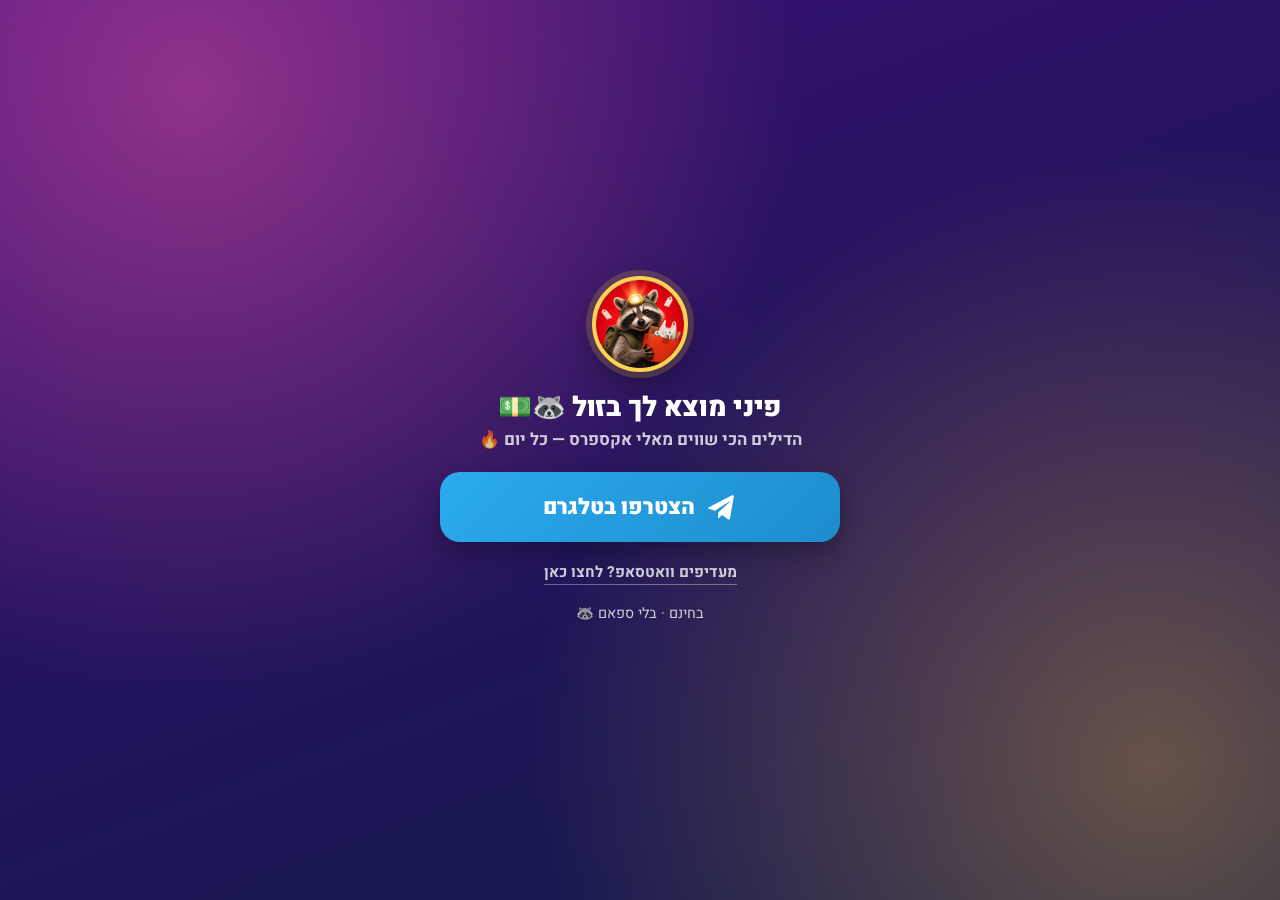
<file: index.html>
<!--
  Pini landing. Same page on /, /v4/, and /v5/ (generated from build-src/template.html).
  TikTok bio points at /v4/.
  TikTok's bio webview blocks every escape (intents, deep links, t.me), so
  the in-TikTok view only guides the user: ⋯ → «פתח בדפדפן» → הצטרפו.
  Arrows point to BOTH top corners (⋯ is top-right on some phones, top-left on others).
  Real browser, or ?from=tt: one big Telegram join button; WhatsApp as a small text link. No auto-redirect.
-->
<!DOCTYPE html>
<html lang="he" dir="rtl">
<head>
  <meta charset="utf-8">
  <meta name="viewport" content="width=device-width, initial-scale=1, viewport-fit=cover">
  <meta name="theme-color" content="#2a1060">
  <meta name="robots" content="noindex,nofollow">
  <meta name="description" content="פיני מוצא לך בזול — הכניסה לקבוצות בטלגרם ובוואטסאפ">
  <title>פיני מוצא לך בזול💵🦝</title>
  <link rel="icon" href="pini.jpg" type="image/jpeg">
  <link rel="apple-touch-icon" href="pini.jpg">
  <link rel="preconnect" href="https://fonts.googleapis.com">
  <link rel="preconnect" href="https://fonts.gstatic.com" crossorigin>
  <link href="https://fonts.googleapis.com/css2?family=Heebo:wght@400;700;800;900&display=swap" rel="stylesheet">
  <style>
    :root {
      --gold: #ffd34d;
      --ink: #ffffff;
      --muted: rgba(255,255,255,.78);
      --tg: #229ed9;
      --wa: #25d366;
    }
    * { box-sizing: border-box; margin: 0; padding: 0; }
    html, body { min-height: 100%; }
    body {
      min-height: 100dvh;
      background:
        radial-gradient(circle at 15% 10%, rgba(255,90,170,.45) 0, transparent 45%),
        radial-gradient(circle at 90% 85%, rgba(255,190,60,.35) 0, transparent 45%),
        linear-gradient(160deg, #3b1078 0%, #24135e 45%, #0f1a4a 100%);
      background-attachment: fixed;
      color: var(--ink);
      font-family: "Heebo", "Rubik", "Arial Hebrew", "Noto Sans Hebrew", Arial, sans-serif;
      -webkit-text-size-adjust: 100%;
      display: flex; flex-direction: column; align-items: center; justify-content: center;
      padding: calc(24px + env(safe-area-inset-top)) 20px calc(24px + env(safe-area-inset-bottom));
      overflow-x: hidden;
    }
    body.tiktok { justify-content: flex-start; padding-top: calc(118px + env(safe-area-inset-top)); }
    main { width: 100%; max-width: 400px; text-align: center; }

    .avatar {
      width: 96px; height: 96px; border-radius: 50%; object-fit: cover;
      border: 4px solid var(--gold);
      box-shadow: 0 0 0 6px rgba(255,211,77,.18), 0 10px 30px rgba(0,0,0,.35);
    }
    h1 { font-size: 1.7rem; font-weight: 900; line-height: 1.2; margin: 12px 0 4px; letter-spacing: -.3px; }
    .sub { color: var(--muted); font-size: 1.05rem; font-weight: 700; margin-bottom: 20px; }

    /* ---------- In-TikTok view ---------- */
    .corner {
      display: none; position: fixed; z-index: 30; pointer-events: none;
      top: calc(4px + env(safe-area-inset-top));
      flex-direction: column; align-items: center; width: 150px; direction: ltr;
    }
    body.tiktok .corner { display: flex; }
    .corner.r { right: 2px; align-items: flex-end; }
    .corner.l { align-items: flex-start; }
    .corner.l { left: 2px; }
    .corner svg { width: 62px; height: 62px; filter: drop-shadow(0 3px 8px rgba(0,0,0,.5)); }
    .corner.r svg { animation: bounceR .8s ease-in-out infinite; }
    .corner.l svg { animation: bounceL .8s ease-in-out infinite; }
    .corner .lbl {
      margin-top: 2px; background: var(--gold); color: #2a1060;
      font-weight: 900; font-size: .82rem; line-height: 1.3; white-space: nowrap; text-align: center; direction: rtl;
      padding: 7px 10px; border-radius: 999px; box-shadow: 0 4px 14px rgba(0,0,0,.35);
    }
    @keyframes bounceR { 0%,100% { transform: translate(0,0); } 50% { transform: translate(6px,-9px); } }
    @keyframes bounceL { 0%,100% { transform: translate(0,0); } 50% { transform: translate(-6px,-9px); } }

    #guide { display: none; }
    body.tiktok #guide { display: block; }
    body.tiktok #apps { display: none; }

    .steps { display: flex; flex-direction: column; gap: 12px; }
    .step {
      display: flex; align-items: center; gap: 14px;
      background: rgba(255,255,255,.1);
      border: 1.5px solid rgba(255,255,255,.18);
      border-radius: 20px; padding: 14px 16px;
      backdrop-filter: blur(6px); -webkit-backdrop-filter: blur(6px);
    }
    .num {
      flex: 0 0 auto; width: 34px; height: 34px; border-radius: 50%;
      background: var(--gold); color: #2a1060; font-weight: 900; font-size: 1.15rem;
      display: flex; align-items: center; justify-content: center;
    }
    .step .txt { flex: 1; text-align: right; font-size: 1.22rem; font-weight: 800; }
    .step .vis { flex: 0 0 auto; }
    .dots-ico {
      width: 52px; height: 40px; border-radius: 12px; background: #fff;
      display: flex; align-items: center; justify-content: center; gap: 5px;
      box-shadow: 0 4px 12px rgba(0,0,0,.3);
    }
    .dots-ico i { width: 7px; height: 7px; border-radius: 50%; background: #161823; display: block; }
    .menu-ico {
      background: #fff; color: #161823; border-radius: 12px; padding: 9px 12px;
      font-weight: 800; font-size: .95rem; display: flex; align-items: center; gap: 7px;
      box-shadow: 0 4px 12px rgba(0,0,0,.3); white-space: nowrap;
      outline: 3px solid var(--gold); outline-offset: 2px;
    }
    .join-ico {
      background: linear-gradient(135deg, var(--tg), var(--wa)); color: #fff;
      border-radius: 999px; padding: 9px 18px; font-weight: 900; font-size: 1rem;
      box-shadow: 0 4px 12px rgba(0,0,0,.3);
    }
    .tap { animation: tap 1.6s ease-in-out infinite; }
    .s2 .tap { animation-delay: .4s; } .s3 .tap { animation-delay: .8s; }
    @keyframes tap { 0%,70%,100% { transform: scale(1); } 80% { transform: scale(.9); } }

    /* ---------- Real-browser view ---------- */
    .btn {
      display: flex; align-items: center; justify-content: center; gap: 12px;
      width: 100%; min-height: 70px; border-radius: 20px; margin-bottom: 18px;
      color: #fff; text-decoration: none; font-size: 1.35rem; font-weight: 900;
      box-shadow: 0 10px 26px rgba(0,0,0,.3);
      transition: transform .12s ease;
    }
    .btn:active { transform: scale(.97); }
    .btn-tg { background: linear-gradient(135deg, #2aabee, #1d8ccc); }
    .wa-link {
      display: inline-block;
      color: var(--muted);
      font-size: .95rem;
      font-weight: 700;
      text-decoration: none;
      border-bottom: 1px solid rgba(255,255,255,.35);
      padding-bottom: 1px;
      margin: 0 0 10px;
    }
    .wa-link:active { color: #fff; border-bottom-color: #fff; }
    .foot { color: var(--muted); font-size: .9rem; margin-top: 8px; }
  </style>
</head>
<body>
  <div class="corner r" aria-hidden="true">
    <svg viewBox="0 0 64 64"><path d="M14 50 L46 18" stroke="#ffd34d" stroke-width="9" stroke-linecap="round" fill="none"/><path d="M24 14 H50 V40" stroke="#ffd34d" stroke-width="9" stroke-linecap="round" stroke-linejoin="round" fill="none"/></svg>
    <span class="lbl">לחצו על 3 הנקודות ⋯<br>ואז 🌐 פתח בדפדפן</span>
  </div>
  <div class="corner l" aria-hidden="true">
    <svg viewBox="0 0 64 64"><path d="M50 50 L18 18" stroke="#ffd34d" stroke-width="9" stroke-linecap="round" fill="none"/><path d="M40 14 H14 V40" stroke="#ffd34d" stroke-width="9" stroke-linecap="round" stroke-linejoin="round" fill="none"/></svg>
    <span class="lbl">לחצו על 3 הנקודות ⋯<br>ואז 🌐 פתח בדפדפן</span>
  </div>

  <main>
    <img class="avatar" src="pini.jpg" width="96" height="96" alt="פיני">
    <h1>פיני מוצא לך בזול 🦝💵</h1>

    <section id="guide">
      <p class="sub">3 לחיצות ואתם בקבוצה:</p>
      <div class="steps">
        <div class="step s1">
          <span class="num">1</span>
          <span class="txt">לחצו למעלה</span>
          <span class="vis tap"><span class="dots-ico"><i></i><i></i><i></i></span></span>
        </div>
        <div class="step s2">
          <span class="num">2</span>
          <span class="txt">בחרו</span>
          <span class="vis tap"><span class="menu-ico">🌐 פתח בדפדפן</span></span>
        </div>
        <div class="step s3">
          <span class="num">3</span>
          <span class="txt">ולחצו</span>
          <span class="vis tap"><span class="join-ico">הצטרפו ✅</span></span>
        </div>
      </div>
    </section>

    <section id="apps">
      <p class="sub">הדילים הכי שווים מאלי אקספרס — כל יום 🔥</p>
      <a id="open-tg" class="btn btn-tg" href="https://t.me/pinitheraccoon" rel="noopener">
        <svg width="30" height="30" viewBox="0 0 24 24" aria-hidden="true"><path fill="currentColor" d="M21.5 3.3 18.4 21c-.2 1.1-.8 1.3-1.7.8l-4.7-3.5-2.3 2.2c-.2.3-.5.5-.9.5l.3-4.8 8.8-8c.4-.3 0-.5-.6-.2l-10.9 6.9-4.7-1.5c-1-.3-1-.9.2-1.4L20 2.6c.8-.3 1.5.2 1.5.7z"/></svg>
        הצטרפו בטלגרם
      </a>
      <a id="open-wa" class="wa-link" href="https://chat.whatsapp.com/JEhehJTm0lXJl5LZw6cHCM" rel="noopener">מעדיפים וואטסאפ? לחצו כאן</a>
      <p class="foot">בחינם · בלי ספאם 🦝</p>
    </section>
  </main>

  <script>
    (function () {
      var DOMAIN = 'pinitheraccoon';
      var TG_HTTPS = 'https://t.me/' + DOMAIN;
      var TG_SCHEME = 'tg://resolve?domain=' + DOMAIN;
      var WA_HTTPS = 'https://chat.whatsapp.com/JEhehJTm0lXJl5LZw6cHCM';
      var ua = navigator.userAgent || '';
      var isAndroid = /Android/i.test(ua);
      var isIOS = /iPhone|iPad|iPod/i.test(ua);
      var isTikTok = /BytedanceWebview|musical_ly|TikTok|AppName\/ultralite|AppName\/trill|\btrill\b|trill_/i.test(ua);
      var fromTt = false;
      try { fromTt = new URL(location.href).searchParams.get('from') === 'tt'; } catch (e) {}
      var inTikTok = isTikTok && !fromTt;
      /* Silent funnel counter (abacus.jasoncameron.dev, free, no account, no cookies).
         Keys: tt_view, browser_view, tg_click, wa_click. ?ctest=1 counts into test_* keys. */
      var CT_PREFIX = /[?&]ctest=1/.test(location.search) ? 'test_' : '';
      function ping(key) {
        var u = 'https://abacus.jasoncameron.dev/hit/pinideals-tg/' + CT_PREFIX + key + '?t=' + Date.now();
        try {
          if (window.fetch) { fetch(u, { keepalive: true, mode: 'no-cors', cache: 'no-store', credentials: 'omit' }).catch(function () {}); return true; }
        } catch (e) {}
        try { (new Image()).src = u; } catch (e) {}
        return false;
      }
      if (inTikTok) { document.body.classList.add('tiktok'); ping('tt_view'); return; }
      ping('browser_view');
      /* Real browser: open the apps directly where possible. */
      var openTg = document.getElementById('open-tg');
      var openWa = document.getElementById('open-wa');
      if (isAndroid) {
        openTg.setAttribute('href', 'intent://resolve?domain=' + DOMAIN + '#Intent;scheme=tg;package=org.telegram.messenger;S.browser_fallback_url=' + encodeURIComponent(TG_HTTPS) + ';end');
        openWa.setAttribute('href', 'intent://chat.whatsapp.com/JEhehJTm0lXJl5LZw6cHCM#Intent;scheme=https;package=com.whatsapp;S.browser_fallback_url=' + encodeURIComponent(WA_HTTPS) + ';end');
      } else if (isIOS) {
        openTg.setAttribute('href', TG_SCHEME);
      }
      function track(el, key) {
        el.addEventListener('click', function (ev) {
          if (ping(key)) return; /* fetch keepalive survives navigation */
          /* No fetch: give the image ping a moment before navigating. */
          var href = el.getAttribute('href');
          ev.preventDefault();
          setTimeout(function () { location.href = href; }, 250);
        });
      }
      track(openTg, 'tg_click');
      track(openWa, 'wa_click');
    })();
  </script>
</body>
</html>
</file>
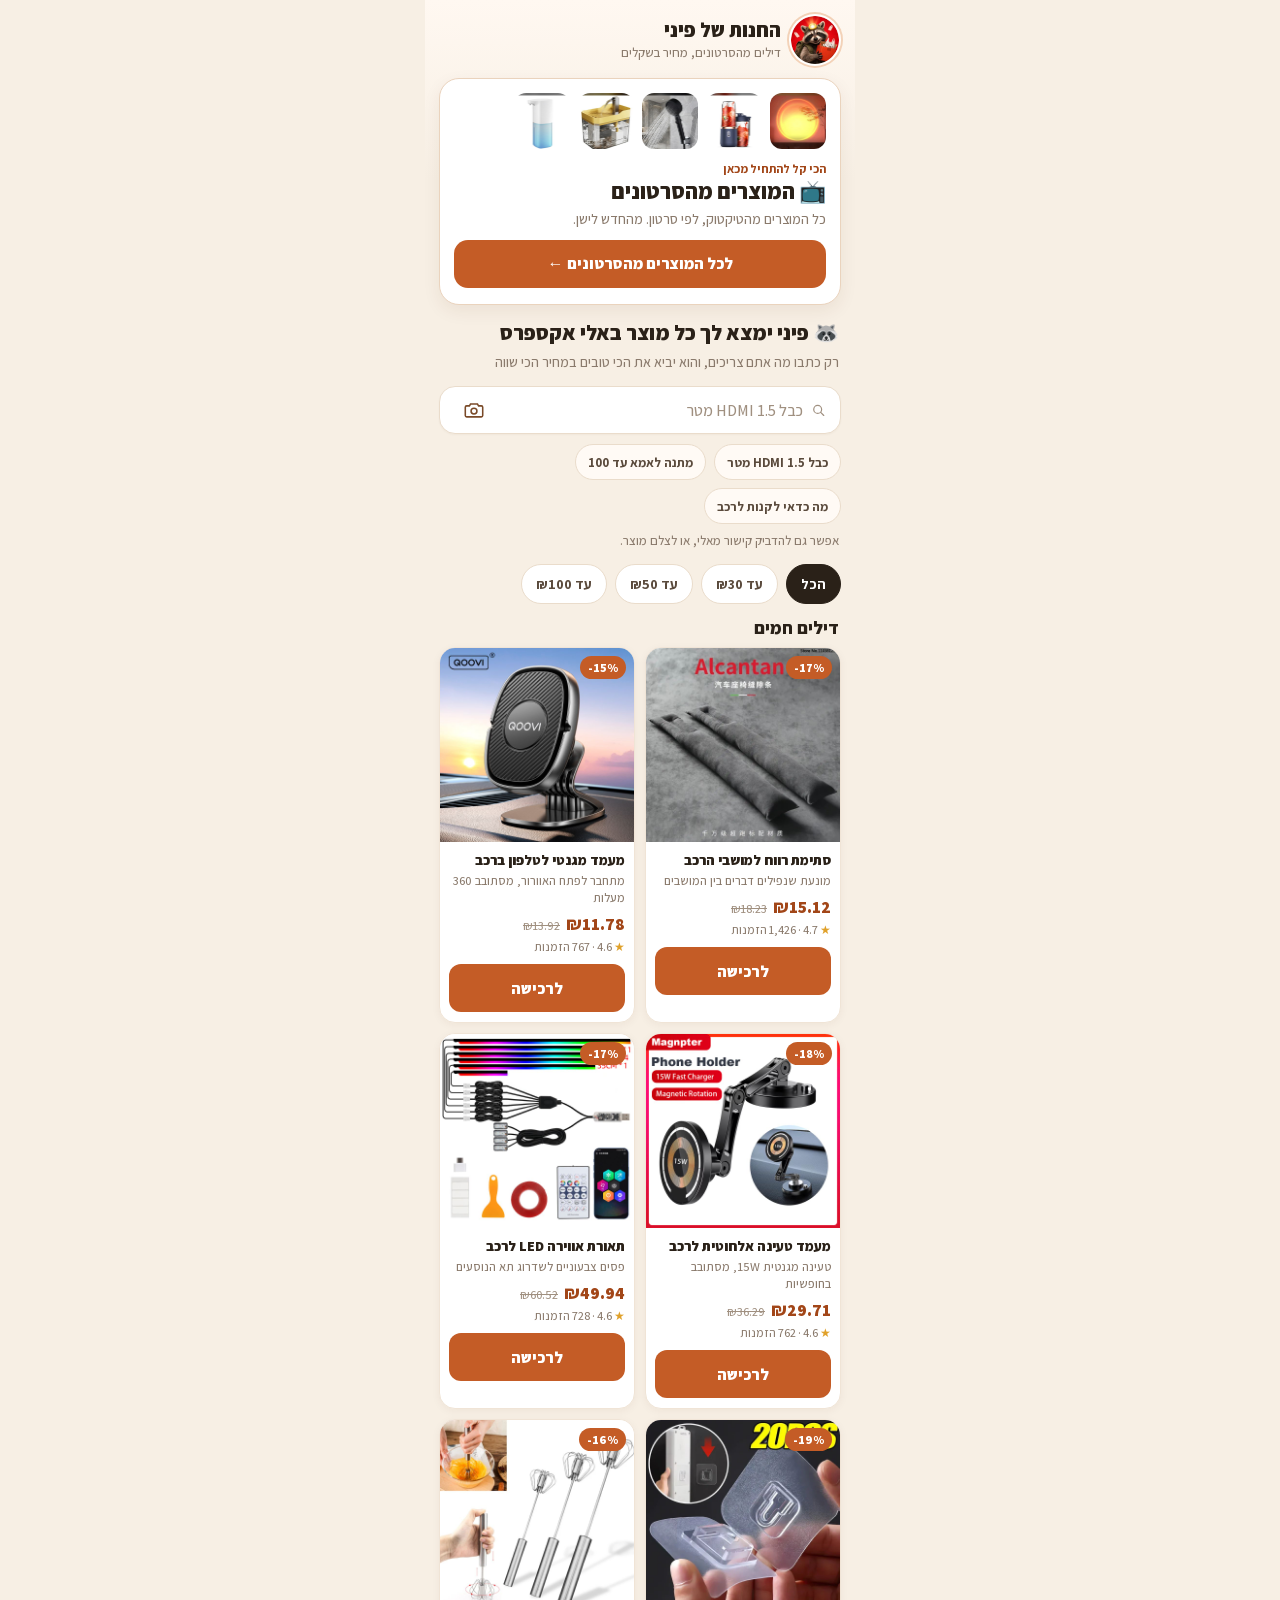
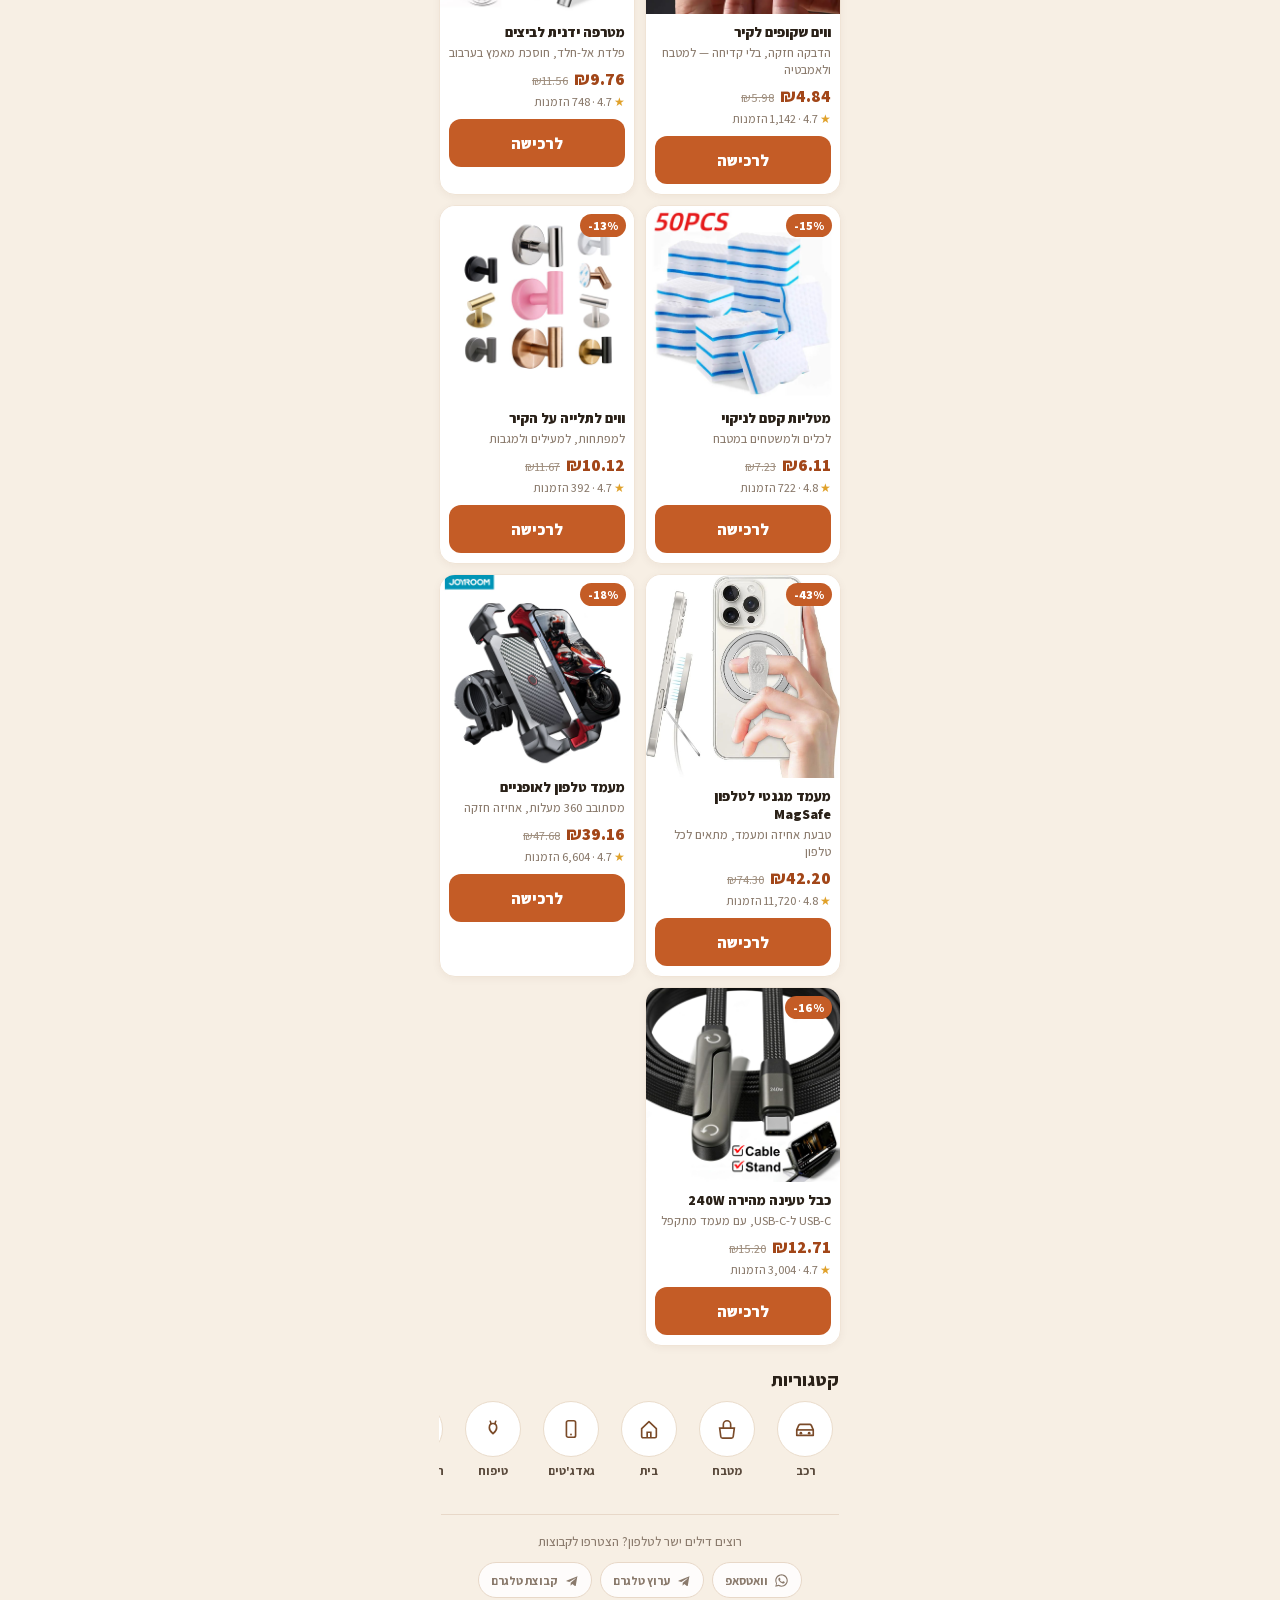
<file: go/index.html>
<!DOCTYPE html>
<html lang="he" dir="rtl">
<head>
  <meta charset="utf-8">
  <meta name="viewport" content="width=device-width, initial-scale=1, viewport-fit=cover">
  <meta name="theme-color" content="#0B0D18">
  <meta name="robots" content="noindex">
  <title>החנות של פיני</title>
  <!-- v=21 -->
  <style>
    @font-face {
      font-family: Assistant;
      src: url("../shop/Assistant.ttf") format("truetype");
      font-weight: 200 800;
      font-display: swap;
    }
    * { box-sizing: border-box; margin: 0; padding: 0; }
    html, body {
      min-height: 100dvh;
      background: #0B0D18;
      font-family: Assistant, "Segoe UI", Arial, sans-serif;
      -webkit-font-smoothing: antialiased;
      overflow: hidden;
    }
    body {
      display: flex;
      align-items: center;
      justify-content: center;
      padding: 28px 22px calc(28px + env(safe-area-inset-bottom));
    }
    .scene {
      display: none;
      position: fixed;
      inset: 0;
      pointer-events: none;
      z-index: 0;
      overflow: hidden;
    }
    body[data-mode="inapp"] .scene { display: block; }
    .corners { display: none; }
    body[data-mode="inapp"] .corners { display: block; }
    .corner {
      position: fixed;
      top: max(6px, env(safe-area-inset-top));
      z-index: 20;
      pointer-events: none;
      width: 156px;
    }
    .corner.right { right: 8px; left: auto; }
    .corner.left { left: 8px; right: auto; }
    .arrow-wrap {
      width: 62px;
      height: 62px;
      margin-bottom: 4px;
    }
    .corner.right .arrow-wrap { margin-left: auto; }
    .corner.left .arrow-wrap { margin-right: auto; }
    .corner.left svg { transform: scaleX(-1); }
    .arrow-wrap svg { width: 62px; height: 62px; display: block; }
    .hint {
      width: max-content;
      max-width: 156px;
      border-radius: 14px;
      padding: 8px 10px;
      font-size: 12px;
      font-weight: 700;
      line-height: 1.4;
      direction: rtl;
      text-align: right;
    }
    .corner.right .hint { margin-left: auto; }
    .corner.left .hint { margin-right: auto; }
    .hint span { display: block; }
    .hint .en {
      font-size: 11px;
      font-weight: 700;
      direction: ltr;
      text-align: right;
    }
    main {
      position: relative;
      z-index: 2;
      width: 100%;
      max-width: 360px;
      text-align: center;
    }
    .hero { display: flex; flex-direction: column; align-items: center; }
    .logo {
      width: 104px;
      height: 104px;
      border-radius: 50%;
      object-fit: cover;
      margin-bottom: 18px;
    }
    .bubble {
      position: relative;
      width: min(100%, 310px);
      padding: 18px 20px 16px;
      border-radius: 24px;
    }
    .bubble h1 {
      font-size: 23px;
      font-weight: 800;
      line-height: 1.35;
      letter-spacing: -0.02em;
    }
    .tail {
      position: absolute;
      top: -9px;
      left: 50%;
      width: 18px;
      height: 18px;
      transform: translateX(-50%) rotate(45deg);
      border-radius: 3px;
    }
    @keyframes float {
      0%, 100% { transform: translateY(0); }
      50% { transform: translateY(-7px); }
    }
    @keyframes pulse {
      0%, 100% { transform: scale(1); opacity: 1; }
      50% { transform: scale(1.08); opacity: .88; }
    }
    @keyframes pulseL {
      0%, 100% { transform: scaleX(-1) scale(1); opacity: 1; }
      50% { transform: scaleX(-1) scale(1.08); opacity: .88; }
    }
    .bubble { animation: float 3.6s ease-in-out infinite; }

    body {
      background:
        radial-gradient(ellipse 70% 45% at 50% 42%, rgba(255, 196, 80, .22) 0%, transparent 58%),
        radial-gradient(ellipse 80% 50% at 80% 0%, rgba(120, 80, 30, .18) 0%, transparent 50%),
        radial-gradient(ellipse 90% 60% at 50% 100%, #07060c 0%, transparent 55%),
        linear-gradient(180deg, #14182a 0%, #0b0d18 55%, #08060f 100%);
      color: #F8EEDC;
    }
    .bokeh {
      position: absolute;
      border-radius: 50%;
      filter: blur(18px);
      opacity: .55;
    }
    .b1 { width: 180px; height: 180px; background: #d4a03a; top: 18%; left: -40px; opacity: .28; filter: blur(40px); }
    .b2 { width: 90px; height: 90px; background: #ffd27a; top: 28%; right: 18px; opacity: .35; }
    .b3 { width: 130px; height: 130px; background: #c48a2a; bottom: 12%; left: 20%; opacity: .22; filter: blur(36px); }
    .b4 { width: 46px; height: 46px; background: #fff4d0; top: 16%; left: 28%; opacity: .4; filter: blur(8px); }
    .b5 { width: 28px; height: 28px; background: #ffe9a8; top: 58%; right: 22%; opacity: .5; filter: blur(5px); }
    .b6 { width: 22px; height: 22px; background: #fff; top: 72%; left: 18%; opacity: .25; filter: blur(4px); }
    .b7 { width: 70px; height: 70px; background: #8a5a18; top: 8%; right: 30%; opacity: .3; filter: blur(24px); }
    .motif { position: absolute; opacity: .16; color: #f3d398; }
    .motif.tag1 { top: 22%; left: 12%; transform: rotate(-18deg); }
    .motif.tag2 { bottom: 18%; right: 10%; transform: rotate(16deg); }
    .spark { position: absolute; width: 10px; height: 10px; opacity: .55; }
    .s1 { top: 26%; right: 18%; }
    .s2 { top: 62%; left: 14%; }
    .s3 { bottom: 22%; left: 42%; }
    .corner.right .arrow-wrap { animation: pulse 1.8s ease-in-out infinite; color: #F6E2B0; filter: drop-shadow(0 0 8px rgba(246, 210, 120, .45)); }
    .corner.left .arrow-wrap { animation: pulse 1.8s ease-in-out infinite; color: #F6E2B0; filter: drop-shadow(0 0 8px rgba(246, 210, 120, .45)); }
    .corner.left svg { transform: none; }
    .corner.left .arrow-wrap { animation-name: pulseL; }
    .hint {
      background: rgba(10, 12, 22, .72);
      border: 1px solid rgba(246, 226, 176, .28);
      color: #F8EEDC;
      box-shadow: 0 8px 22px rgba(0,0,0,.35);
      backdrop-filter: blur(12px);
      -webkit-backdrop-filter: blur(12px);
    }
    .hint .en { color: #D4B26A; }
    .logo {
      box-shadow:
        0 0 0 3px #F6E2B0,
        0 0 0 8px rgba(246, 210, 120, .22),
        0 0 40px 8px rgba(232, 176, 64, .45);
    }
    .bubble {
      background: linear-gradient(180deg, rgba(255, 248, 232, .14), rgba(20, 18, 30, .45));
      border: 1px solid rgba(246, 226, 176, .32);
      box-shadow: 0 18px 40px rgba(0,0,0,.35), inset 0 1px 0 rgba(255,255,255,.16);
      backdrop-filter: blur(18px);
      -webkit-backdrop-filter: blur(18px);
      color: #FFF8EC;
    }
    .tail {
      background: rgba(40, 36, 50, .7);
      border-top: 1px solid rgba(246, 226, 176, .32);
      border-left: 1px solid rgba(246, 226, 176, .32);
      box-shadow: -4px -4px 12px rgba(0,0,0,.12);
    }
  </style>
</head>
<body>
  <div class="scene" aria-hidden="true">
    <span class="bokeh b1"></span><span class="bokeh b2"></span><span class="bokeh b3"></span>
    <span class="bokeh b4"></span><span class="bokeh b5"></span><span class="bokeh b6"></span><span class="bokeh b7"></span>
    <svg class="motif tag1" width="42" height="54" viewBox="0 0 42 54" fill="none">
      <path d="M26 3L39 16V50H3V16L16 3H26Z" stroke="currentColor" stroke-width="2.2" fill="currentColor" fill-opacity=".15"/>
      <circle cx="21" cy="16" r="3.2" stroke="currentColor" stroke-width="2"/>
    </svg>
    <svg class="motif tag2" width="42" height="54" viewBox="0 0 42 54" fill="none">
      <path d="M26 3L39 16V50H3V16L16 3H26Z" stroke="currentColor" stroke-width="2.2" fill="currentColor" fill-opacity=".15"/>
      <circle cx="21" cy="16" r="3.2" stroke="currentColor" stroke-width="2"/>
    </svg>
    <svg class="spark s1" viewBox="0 0 16 16" fill="#F6E2B0"><path d="M8 0l1.2 5.2L16 8l-6.8 2.8L8 16l-1.2-5.2L0 8l6.8-2.8z"/></svg>
    <svg class="spark s2" viewBox="0 0 16 16" fill="#F6E2B0"><path d="M8 0l1.2 5.2L16 8l-6.8 2.8L8 16l-1.2-5.2L0 8l6.8-2.8z"/></svg>
    <svg class="spark s3" viewBox="0 0 16 16" fill="#F6E2B0"><path d="M8 0l1.2 5.2L16 8l-6.8 2.8L8 16l-1.2-5.2L0 8l6.8-2.8z"/></svg>
  </div>

  <div class="corners" id="tt-guide" hidden>
    <div class="corner left">
      <div class="arrow-wrap">
        <svg viewBox="0 0 96 96" fill="none" aria-hidden="true">
          <path d="M22 80C22 44 44 20 80 16" stroke="currentColor" stroke-width="8" stroke-linecap="round"/>
          <path d="M58 12L84 12L84 38" stroke="currentColor" stroke-width="8" stroke-linecap="round" stroke-linejoin="round"/>
        </svg>
      </div>
      <p class="hint">
        <span>1. לחצו על ⋯</span>
        <span>2. בחרו ״פתיחה בדפדפן״</span>
        <span class="en" dir="ltr">Open in browser</span>
      </p>
    </div>
    <div class="corner right">
      <div class="arrow-wrap">
        <svg viewBox="0 0 96 96" fill="none" aria-hidden="true">
          <path d="M22 80C22 44 44 20 80 16" stroke="currentColor" stroke-width="8" stroke-linecap="round"/>
          <path d="M58 12L84 12L84 38" stroke="currentColor" stroke-width="8" stroke-linecap="round" stroke-linejoin="round"/>
        </svg>
      </div>
      <p class="hint">
        <span>1. לחצו על ⋯</span>
        <span>2. בחרו ״פתיחה בדפדפן״</span>
        <span class="en" dir="ltr">Open in browser</span>
      </p>
    </div>
  </div>
  <main id="guide" hidden>
    <div class="hero">
      <img class="logo" src="../shop/img/pini.jpg" alt="פיני" width="104" height="104">
      <div class="bubble">
        <span class="tail" aria-hidden="true"></span>
        <h1>פתחו בדפדפן כדי להיכנס לאתר</h1>
      </div>
    </div>
  </main>
  <script>
  (function () {
    var SHOP = "https://galkrisi43-beep.github.io/tg/shop/";
    var API = "https://84-13-70-240.sslip.io";

    function isTest() {
      var q = new URLSearchParams(location.search);
      if (q.get("ctest") === "1") {
        try { localStorage.setItem("pini_ctest", "1"); } catch (e) {}
      }
      try { return localStorage.getItem("pini_ctest") === "1"; } catch (e) { return false; }
    }

    function shopUrl() {
      var u = new URL(SHOP);
      if (isTest()) u.searchParams.set("ctest", "1");
      return u.toString();
    }

    function inAppName() {
      var ua = navigator.userAgent || "";
      if (/BytedanceWebview|TikTok|musical_ly/i.test(ua)) return "tiktok";
      if (/Barcelona/i.test(ua)) return "threads";
      if (/Instagram/i.test(ua)) return "instagram";
      if (/FBAN|FBAV|FB_IAB/i.test(ua)) return "facebook";
      return "";
    }
    function isTrapInApp() {
      var ua = navigator.userAgent || "";
      return !!inAppName()
        || /Line\/|Snapchat|Twitter|Pinterest|MicroMessenger/i.test(ua)
        || (/Android/i.test(ua) && /; wv\)/.test(ua));
    }

    function source() {
      var ua = (navigator.userAgent || "").toLowerCase();
      var q = new URLSearchParams(location.search);
      if (q.get("utm_source") === "tiktok" || q.get("from") === "tt" || inAppName() === "tiktok" || /tiktok|musical_ly/.test(ua)) return "tiktok";
      if (inAppName() === "instagram" || /instagram/.test(ua)) return "instagram";
      if (inAppName() === "facebook") return "facebook";
      return "direct";
    }
    function device() {
      return /Mobi|Android|iPhone|iPad|iPod/i.test(navigator.userAgent || "") ? "mobile" : "desktop";
    }
    function inapp() { return inAppName() || "none"; }

    function track(ev) {
      if (isTest()) return;
      var payload = Object.assign({
        ts: Math.floor(Date.now() / 1000),
        source: source(),
        device: device(),
        inapp: inapp(),
        page: "landing"
      }, ev);
      try {
        fetch(API + "/event", {
          method: "POST",
          headers: { "Content-Type": "application/json" },
          body: JSON.stringify({ events: [payload] }),
          credentials: "include",
          keepalive: true
        }).catch(function () {});
      } catch (e) {}
    }

    var trapped = isTrapInApp();
    document.body.setAttribute("data-mode", trapped ? "inapp" : "browser");

    if (!trapped) {
      track({ kind: "page" });
      location.replace(shopUrl());
      return;
    }

    var guide = document.getElementById("guide");
    var arrow = document.getElementById("tt-guide");
    if (guide) guide.hidden = false;
    if (arrow) arrow.hidden = false;
    track({ kind: "page" });
  })();
  </script>
</body>
</html>
</file>
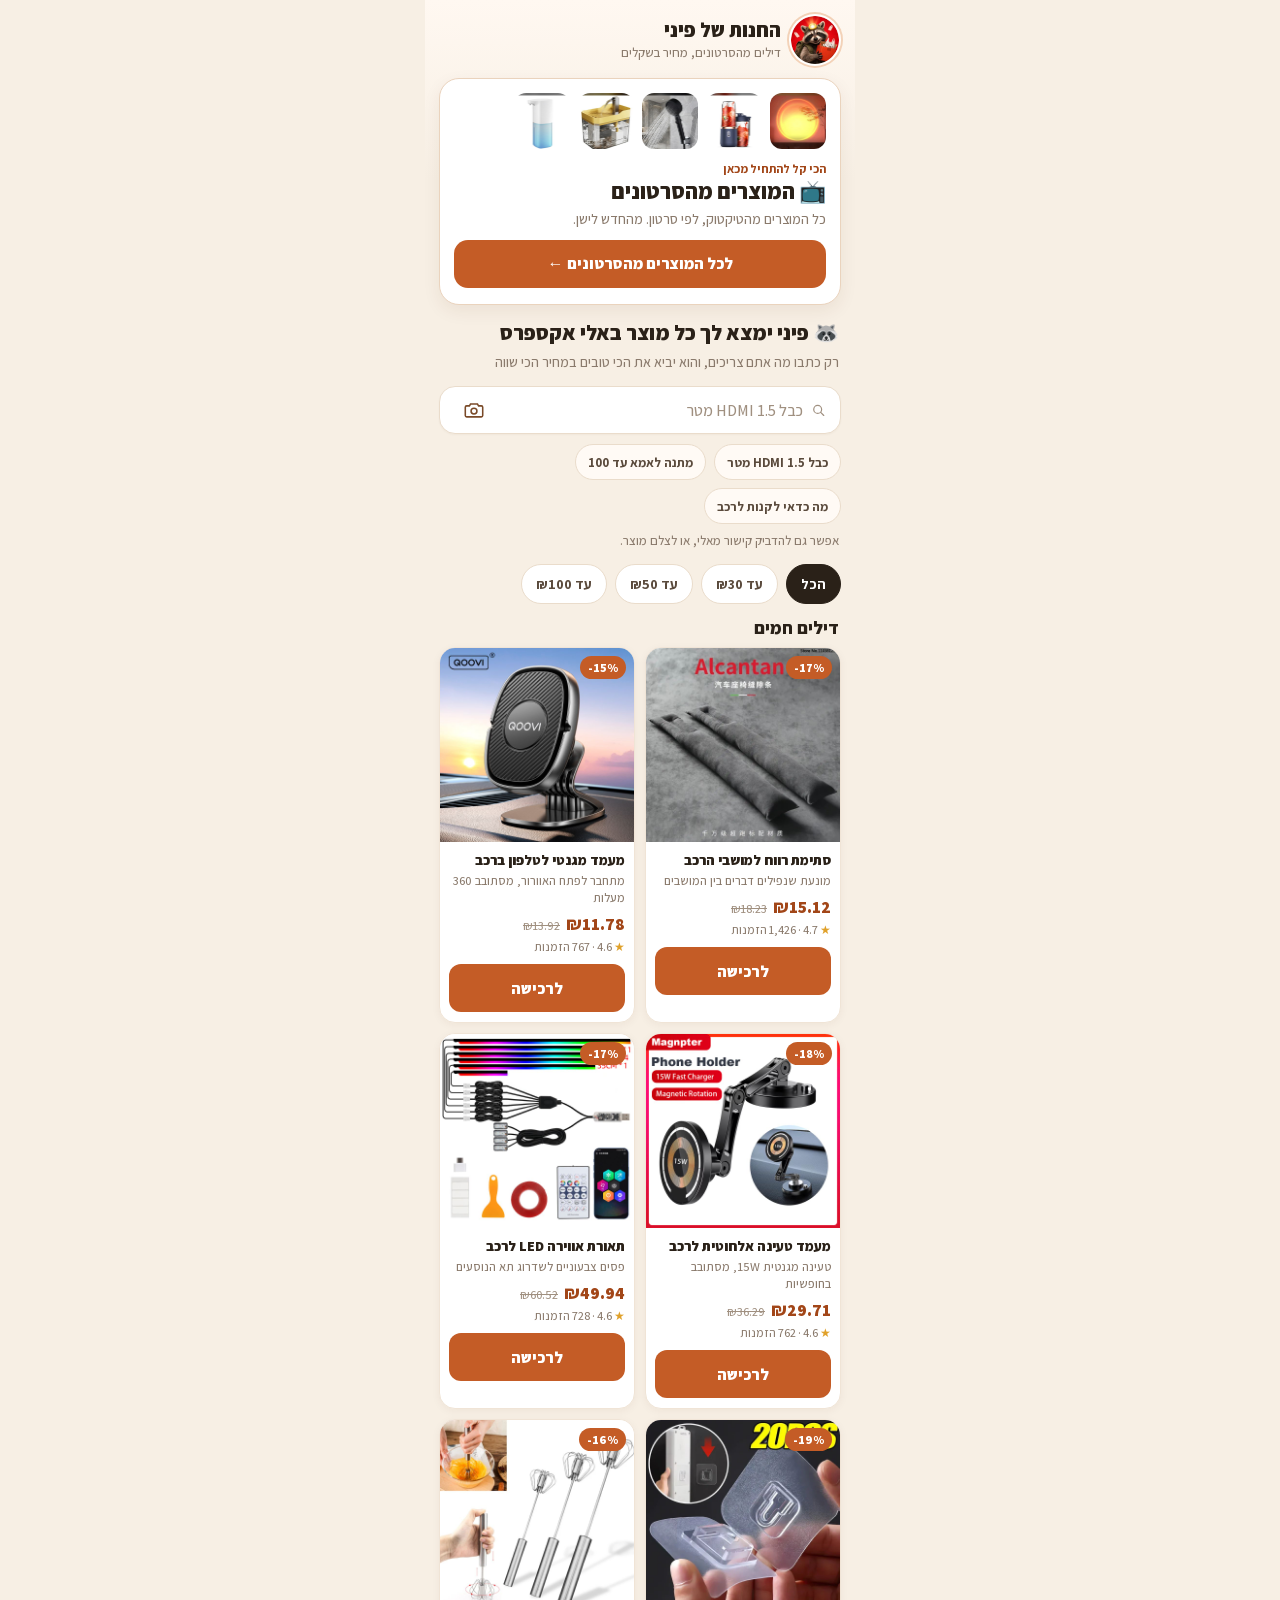
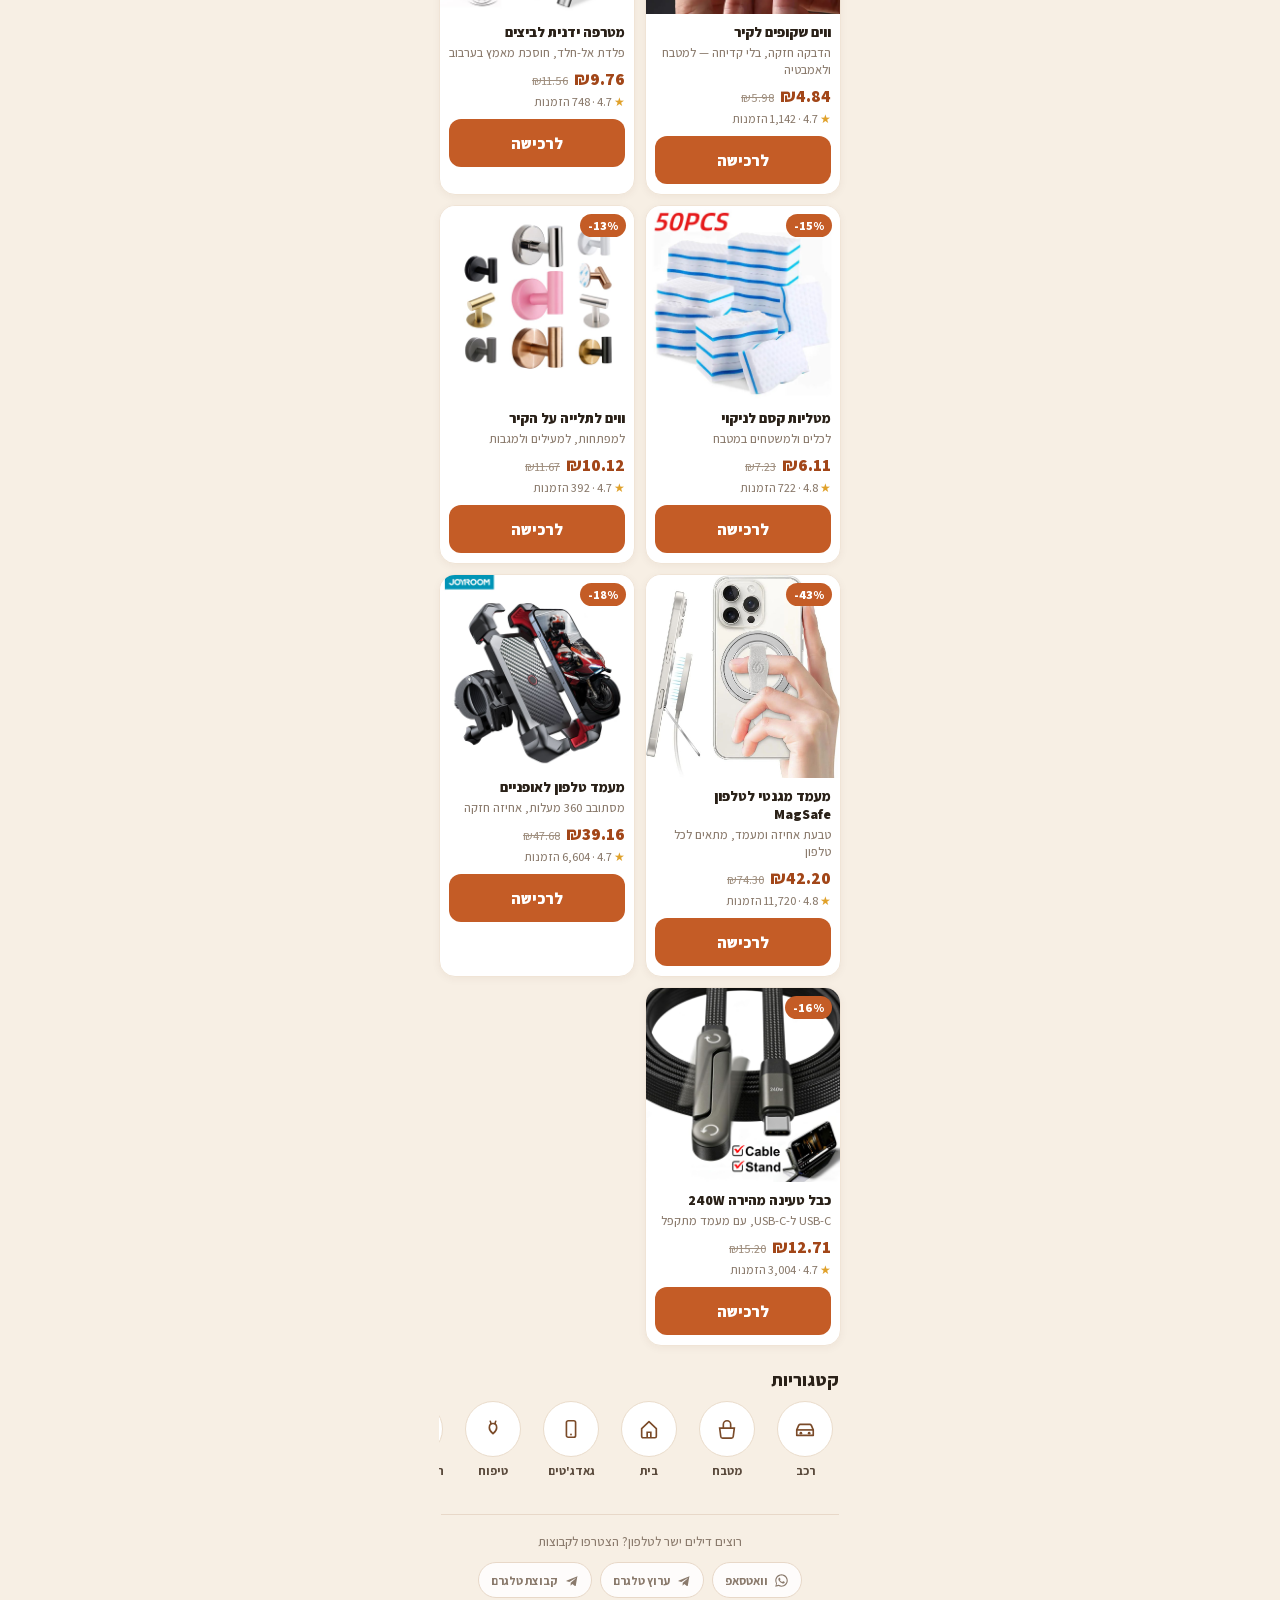
<file: shop/index.html>
<!DOCTYPE html>
<html lang="he" dir="rtl">
<head>
  <meta charset="utf-8">
  <meta name="viewport" content="width=device-width, initial-scale=1, viewport-fit=cover">
  <meta name="color-scheme" content="light only">
  <meta name="theme-color" content="#FFF8F1">
  <meta name="format-detection" content="telephone=no">
  <title>החנות של פיני</title>
  <link rel="icon" href="img/pini.jpg">
  <link rel="stylesheet" href="styles.css?v=21">
  <script src="https://telegram.org/js/telegram-web-app.js"></script>
</head>
<body>
  <main id="app" class="app"></main>
  <script src="app.js?v=21"></script>
</body>
</html>
</file>
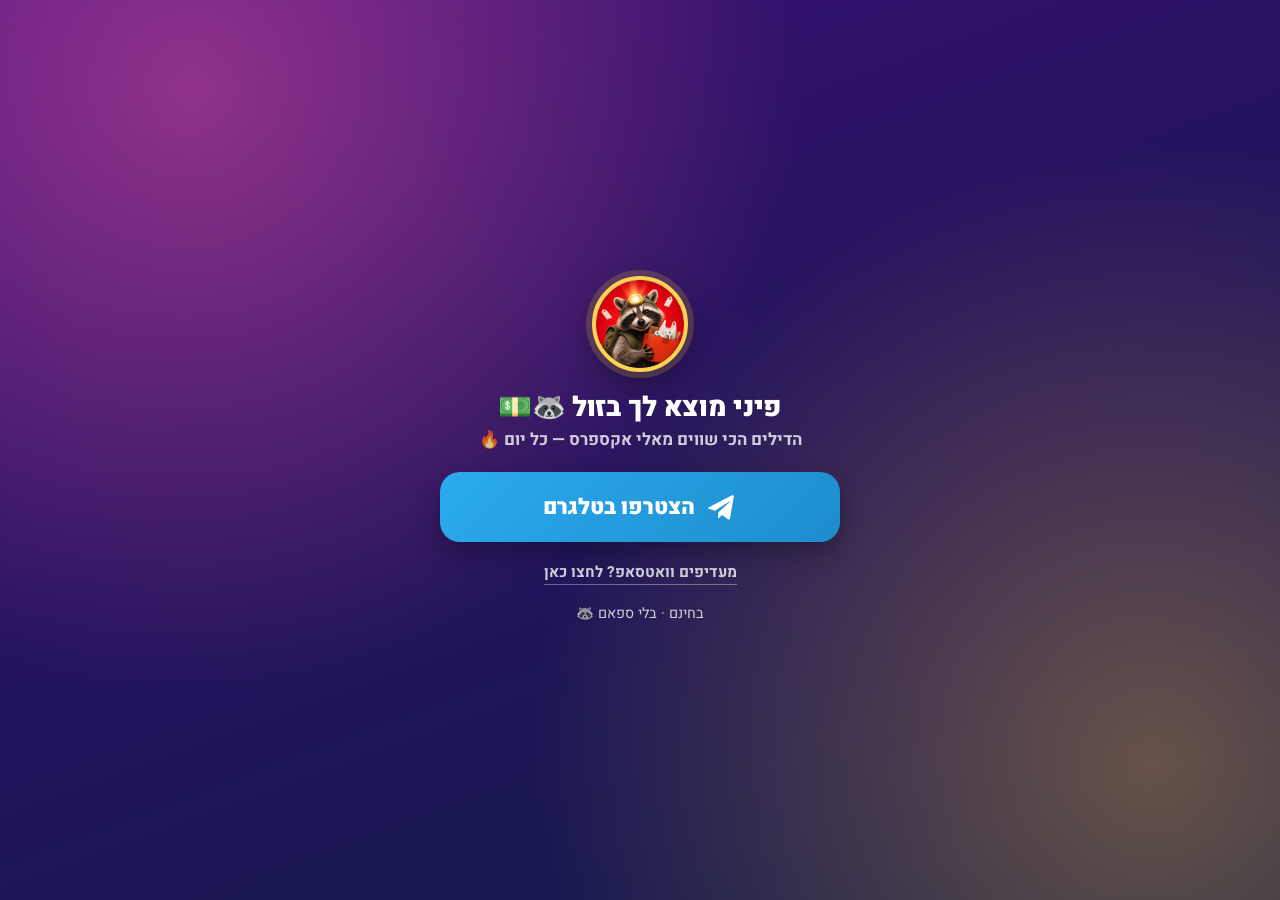
<file: v4/index.html>
<!--
  Pini landing. Same page on /, /v4/, and /v5/ (generated from build-src/template.html).
  TikTok bio points at /v4/.
  TikTok's bio webview blocks every escape (intents, deep links, t.me), so
  the in-TikTok view only guides the user: ⋯ → «פתח בדפדפן» → הצטרפו.
  Arrows point to BOTH top corners (⋯ is top-right on some phones, top-left on others).
  Real browser, or ?from=tt: one big Telegram join button; WhatsApp as a small text link. No auto-redirect.
-->
<!DOCTYPE html>
<html lang="he" dir="rtl">
<head>
  <meta charset="utf-8">
  <meta name="viewport" content="width=device-width, initial-scale=1, viewport-fit=cover">
  <meta name="theme-color" content="#2a1060">
  <meta name="robots" content="noindex,nofollow">
  <meta name="description" content="פיני מוצא לך בזול — הכניסה לקבוצות בטלגרם ובוואטסאפ">
  <title>פיני מוצא לך בזול💵🦝</title>
  <link rel="icon" href="../pini.jpg" type="image/jpeg">
  <link rel="apple-touch-icon" href="../pini.jpg">
  <link rel="preconnect" href="https://fonts.googleapis.com">
  <link rel="preconnect" href="https://fonts.gstatic.com" crossorigin>
  <link href="https://fonts.googleapis.com/css2?family=Heebo:wght@400;700;800;900&display=swap" rel="stylesheet">
  <style>
    :root {
      --gold: #ffd34d;
      --ink: #ffffff;
      --muted: rgba(255,255,255,.78);
      --tg: #229ed9;
      --wa: #25d366;
    }
    * { box-sizing: border-box; margin: 0; padding: 0; }
    html, body { min-height: 100%; }
    body {
      min-height: 100dvh;
      background:
        radial-gradient(circle at 15% 10%, rgba(255,90,170,.45) 0, transparent 45%),
        radial-gradient(circle at 90% 85%, rgba(255,190,60,.35) 0, transparent 45%),
        linear-gradient(160deg, #3b1078 0%, #24135e 45%, #0f1a4a 100%);
      background-attachment: fixed;
      color: var(--ink);
      font-family: "Heebo", "Rubik", "Arial Hebrew", "Noto Sans Hebrew", Arial, sans-serif;
      -webkit-text-size-adjust: 100%;
      display: flex; flex-direction: column; align-items: center; justify-content: center;
      padding: calc(24px + env(safe-area-inset-top)) 20px calc(24px + env(safe-area-inset-bottom));
      overflow-x: hidden;
    }
    body.tiktok { justify-content: flex-start; padding-top: calc(118px + env(safe-area-inset-top)); }
    main { width: 100%; max-width: 400px; text-align: center; }

    .avatar {
      width: 96px; height: 96px; border-radius: 50%; object-fit: cover;
      border: 4px solid var(--gold);
      box-shadow: 0 0 0 6px rgba(255,211,77,.18), 0 10px 30px rgba(0,0,0,.35);
    }
    h1 { font-size: 1.7rem; font-weight: 900; line-height: 1.2; margin: 12px 0 4px; letter-spacing: -.3px; }
    .sub { color: var(--muted); font-size: 1.05rem; font-weight: 700; margin-bottom: 20px; }

    /* ---------- In-TikTok view ---------- */
    .corner {
      display: none; position: fixed; z-index: 30; pointer-events: none;
      top: calc(4px + env(safe-area-inset-top));
      flex-direction: column; align-items: center; width: 150px; direction: ltr;
    }
    body.tiktok .corner { display: flex; }
    .corner.r { right: 2px; align-items: flex-end; }
    .corner.l { align-items: flex-start; }
    .corner.l { left: 2px; }
    .corner svg { width: 62px; height: 62px; filter: drop-shadow(0 3px 8px rgba(0,0,0,.5)); }
    .corner.r svg { animation: bounceR .8s ease-in-out infinite; }
    .corner.l svg { animation: bounceL .8s ease-in-out infinite; }
    .corner .lbl {
      margin-top: 2px; background: var(--gold); color: #2a1060;
      font-weight: 900; font-size: .82rem; line-height: 1.3; white-space: nowrap; text-align: center; direction: rtl;
      padding: 7px 10px; border-radius: 999px; box-shadow: 0 4px 14px rgba(0,0,0,.35);
    }
    @keyframes bounceR { 0%,100% { transform: translate(0,0); } 50% { transform: translate(6px,-9px); } }
    @keyframes bounceL { 0%,100% { transform: translate(0,0); } 50% { transform: translate(-6px,-9px); } }

    #guide { display: none; }
    body.tiktok #guide { display: block; }
    body.tiktok #apps { display: none; }

    .steps { display: flex; flex-direction: column; gap: 12px; }
    .step {
      display: flex; align-items: center; gap: 14px;
      background: rgba(255,255,255,.1);
      border: 1.5px solid rgba(255,255,255,.18);
      border-radius: 20px; padding: 14px 16px;
      backdrop-filter: blur(6px); -webkit-backdrop-filter: blur(6px);
    }
    .num {
      flex: 0 0 auto; width: 34px; height: 34px; border-radius: 50%;
      background: var(--gold); color: #2a1060; font-weight: 900; font-size: 1.15rem;
      display: flex; align-items: center; justify-content: center;
    }
    .step .txt { flex: 1; text-align: right; font-size: 1.22rem; font-weight: 800; }
    .step .vis { flex: 0 0 auto; }
    .dots-ico {
      width: 52px; height: 40px; border-radius: 12px; background: #fff;
      display: flex; align-items: center; justify-content: center; gap: 5px;
      box-shadow: 0 4px 12px rgba(0,0,0,.3);
    }
    .dots-ico i { width: 7px; height: 7px; border-radius: 50%; background: #161823; display: block; }
    .menu-ico {
      background: #fff; color: #161823; border-radius: 12px; padding: 9px 12px;
      font-weight: 800; font-size: .95rem; display: flex; align-items: center; gap: 7px;
      box-shadow: 0 4px 12px rgba(0,0,0,.3); white-space: nowrap;
      outline: 3px solid var(--gold); outline-offset: 2px;
    }
    .join-ico {
      background: linear-gradient(135deg, var(--tg), var(--wa)); color: #fff;
      border-radius: 999px; padding: 9px 18px; font-weight: 900; font-size: 1rem;
      box-shadow: 0 4px 12px rgba(0,0,0,.3);
    }
    .tap { animation: tap 1.6s ease-in-out infinite; }
    .s2 .tap { animation-delay: .4s; } .s3 .tap { animation-delay: .8s; }
    @keyframes tap { 0%,70%,100% { transform: scale(1); } 80% { transform: scale(.9); } }

    /* ---------- Real-browser view ---------- */
    .btn {
      display: flex; align-items: center; justify-content: center; gap: 12px;
      width: 100%; min-height: 70px; border-radius: 20px; margin-bottom: 18px;
      color: #fff; text-decoration: none; font-size: 1.35rem; font-weight: 900;
      box-shadow: 0 10px 26px rgba(0,0,0,.3);
      transition: transform .12s ease;
    }
    .btn:active { transform: scale(.97); }
    .btn-tg { background: linear-gradient(135deg, #2aabee, #1d8ccc); }
    .wa-link {
      display: inline-block;
      color: var(--muted);
      font-size: .95rem;
      font-weight: 700;
      text-decoration: none;
      border-bottom: 1px solid rgba(255,255,255,.35);
      padding-bottom: 1px;
      margin: 0 0 10px;
    }
    .wa-link:active { color: #fff; border-bottom-color: #fff; }
    .foot { color: var(--muted); font-size: .9rem; margin-top: 8px; }
  </style>
</head>
<body>
  <div class="corner r" aria-hidden="true">
    <svg viewBox="0 0 64 64"><path d="M14 50 L46 18" stroke="#ffd34d" stroke-width="9" stroke-linecap="round" fill="none"/><path d="M24 14 H50 V40" stroke="#ffd34d" stroke-width="9" stroke-linecap="round" stroke-linejoin="round" fill="none"/></svg>
    <span class="lbl">לחצו על 3 הנקודות ⋯<br>ואז 🌐 פתח בדפדפן</span>
  </div>
  <div class="corner l" aria-hidden="true">
    <svg viewBox="0 0 64 64"><path d="M50 50 L18 18" stroke="#ffd34d" stroke-width="9" stroke-linecap="round" fill="none"/><path d="M40 14 H14 V40" stroke="#ffd34d" stroke-width="9" stroke-linecap="round" stroke-linejoin="round" fill="none"/></svg>
    <span class="lbl">לחצו על 3 הנקודות ⋯<br>ואז 🌐 פתח בדפדפן</span>
  </div>

  <main>
    <img class="avatar" src="../pini.jpg" width="96" height="96" alt="פיני">
    <h1>פיני מוצא לך בזול 🦝💵</h1>

    <section id="guide">
      <p class="sub">3 לחיצות ואתם בקבוצה:</p>
      <div class="steps">
        <div class="step s1">
          <span class="num">1</span>
          <span class="txt">לחצו למעלה</span>
          <span class="vis tap"><span class="dots-ico"><i></i><i></i><i></i></span></span>
        </div>
        <div class="step s2">
          <span class="num">2</span>
          <span class="txt">בחרו</span>
          <span class="vis tap"><span class="menu-ico">🌐 פתח בדפדפן</span></span>
        </div>
        <div class="step s3">
          <span class="num">3</span>
          <span class="txt">ולחצו</span>
          <span class="vis tap"><span class="join-ico">הצטרפו ✅</span></span>
        </div>
      </div>
    </section>

    <section id="apps">
      <p class="sub">הדילים הכי שווים מאלי אקספרס — כל יום 🔥</p>
      <a id="open-tg" class="btn btn-tg" href="https://t.me/pinitheraccoon" rel="noopener">
        <svg width="30" height="30" viewBox="0 0 24 24" aria-hidden="true"><path fill="currentColor" d="M21.5 3.3 18.4 21c-.2 1.1-.8 1.3-1.7.8l-4.7-3.5-2.3 2.2c-.2.3-.5.5-.9.5l.3-4.8 8.8-8c.4-.3 0-.5-.6-.2l-10.9 6.9-4.7-1.5c-1-.3-1-.9.2-1.4L20 2.6c.8-.3 1.5.2 1.5.7z"/></svg>
        הצטרפו בטלגרם
      </a>
      <a id="open-wa" class="wa-link" href="https://chat.whatsapp.com/JEhehJTm0lXJl5LZw6cHCM" rel="noopener">מעדיפים וואטסאפ? לחצו כאן</a>
      <p class="foot">בחינם · בלי ספאם 🦝</p>
    </section>
  </main>

  <script>
    (function () {
      var DOMAIN = 'pinitheraccoon';
      var TG_HTTPS = 'https://t.me/' + DOMAIN;
      var TG_SCHEME = 'tg://resolve?domain=' + DOMAIN;
      var WA_HTTPS = 'https://chat.whatsapp.com/JEhehJTm0lXJl5LZw6cHCM';
      var ua = navigator.userAgent || '';
      var isAndroid = /Android/i.test(ua);
      var isIOS = /iPhone|iPad|iPod/i.test(ua);
      var isTikTok = /BytedanceWebview|musical_ly|TikTok|AppName\/ultralite|AppName\/trill|\btrill\b|trill_/i.test(ua);
      var fromTt = false;
      try { fromTt = new URL(location.href).searchParams.get('from') === 'tt'; } catch (e) {}
      var inTikTok = isTikTok && !fromTt;
      /* Silent funnel counter (abacus.jasoncameron.dev, free, no account, no cookies).
         Keys: tt_view, browser_view, tg_click, wa_click. ?ctest=1 counts into test_* keys. */
      var CT_PREFIX = /[?&]ctest=1/.test(location.search) ? 'test_' : '';
      function ping(key) {
        var u = 'https://abacus.jasoncameron.dev/hit/pinideals-tg/' + CT_PREFIX + key + '?t=' + Date.now();
        try {
          if (window.fetch) { fetch(u, { keepalive: true, mode: 'no-cors', cache: 'no-store', credentials: 'omit' }).catch(function () {}); return true; }
        } catch (e) {}
        try { (new Image()).src = u; } catch (e) {}
        return false;
      }
      if (inTikTok) { document.body.classList.add('tiktok'); ping('tt_view'); return; }
      ping('browser_view');
      /* Real browser: open the apps directly where possible. */
      var openTg = document.getElementById('open-tg');
      var openWa = document.getElementById('open-wa');
      if (isAndroid) {
        openTg.setAttribute('href', 'intent://resolve?domain=' + DOMAIN + '#Intent;scheme=tg;package=org.telegram.messenger;S.browser_fallback_url=' + encodeURIComponent(TG_HTTPS) + ';end');
        openWa.setAttribute('href', 'intent://chat.whatsapp.com/JEhehJTm0lXJl5LZw6cHCM#Intent;scheme=https;package=com.whatsapp;S.browser_fallback_url=' + encodeURIComponent(WA_HTTPS) + ';end');
      } else if (isIOS) {
        openTg.setAttribute('href', TG_SCHEME);
      }
      function track(el, key) {
        el.addEventListener('click', function (ev) {
          if (ping(key)) return; /* fetch keepalive survives navigation */
          /* No fetch: give the image ping a moment before navigating. */
          var href = el.getAttribute('href');
          ev.preventDefault();
          setTimeout(function () { location.href = href; }, 250);
        });
      }
      track(openTg, 'tg_click');
      track(openWa, 'wa_click');
    })();
  </script>
</body>
</html>
</file>
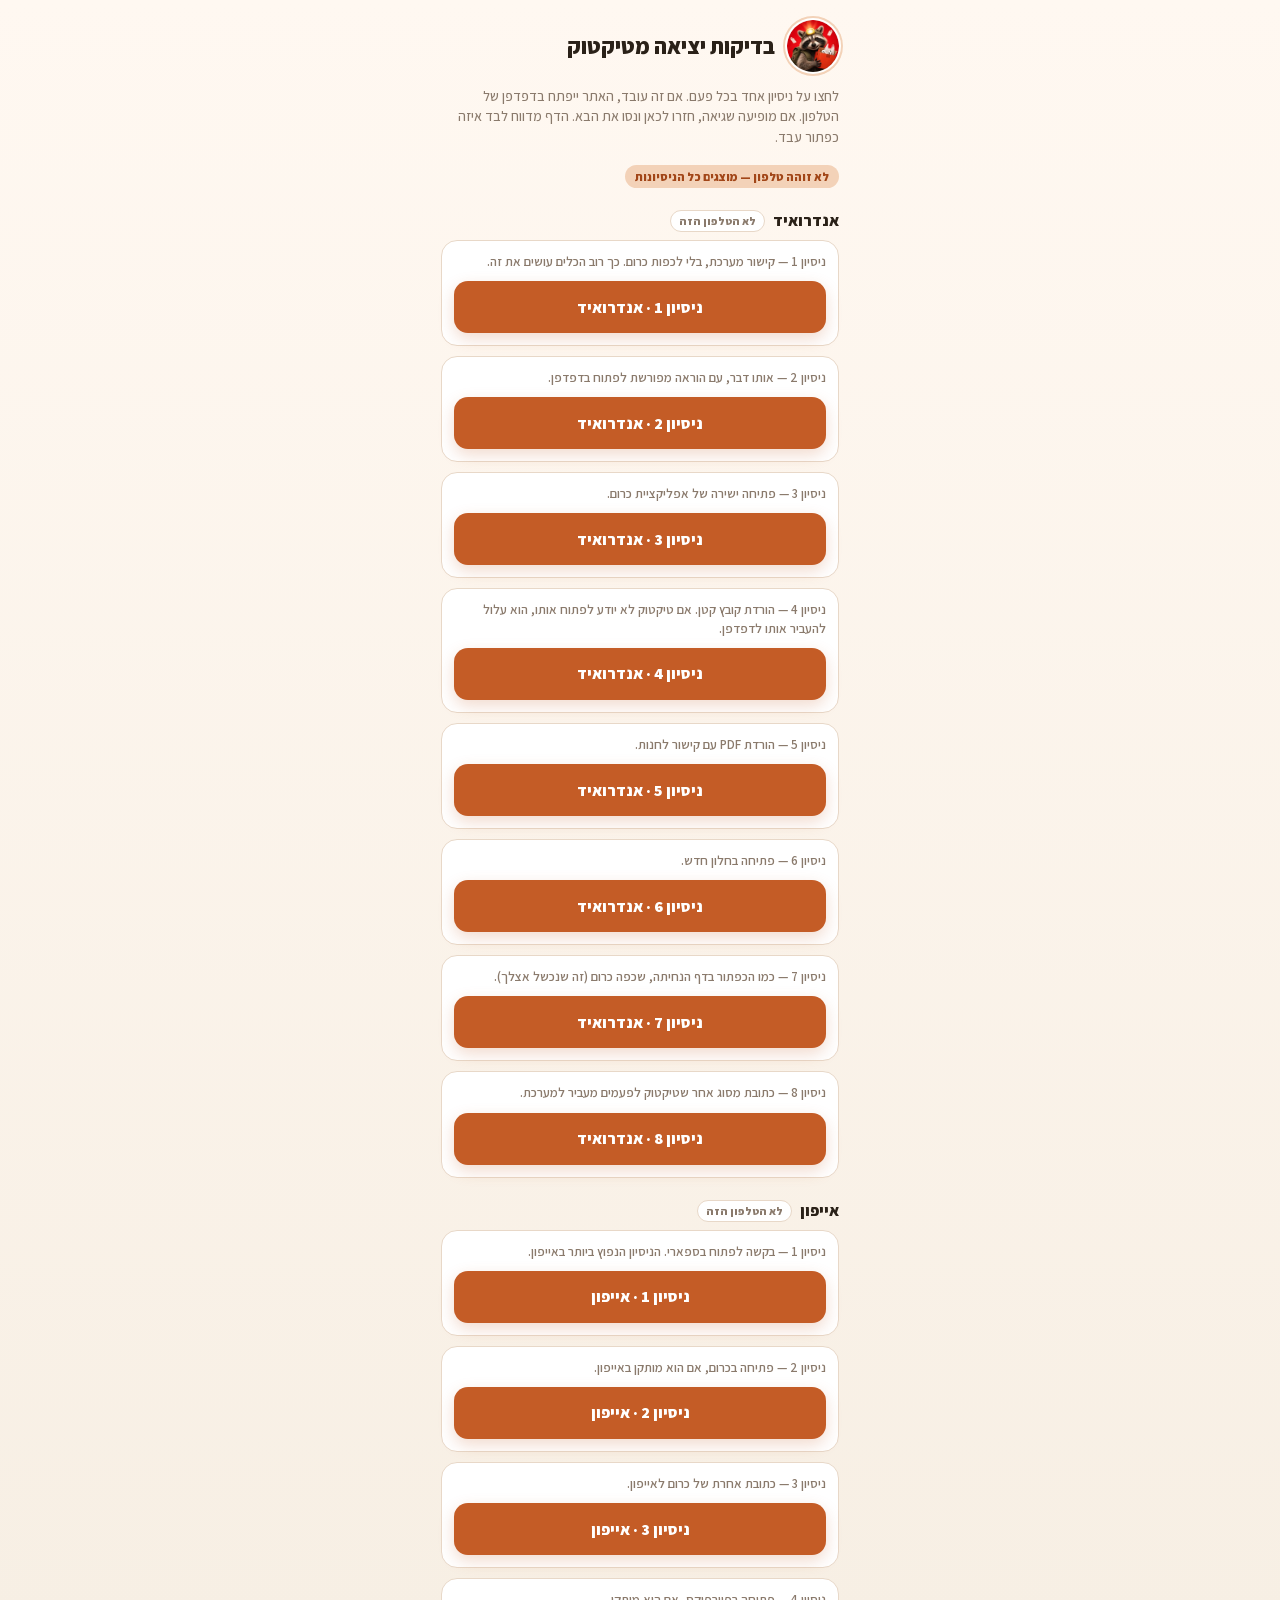
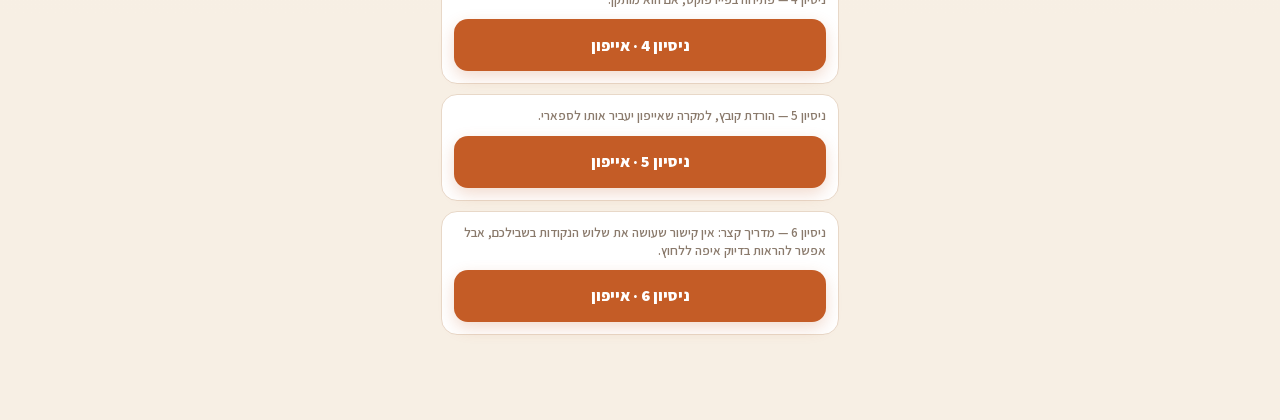
<file: go/test/index.html>
<!DOCTYPE html>
<html lang="he" dir="rtl">
<head>
  <meta charset="utf-8">
  <meta name="viewport" content="width=device-width, initial-scale=1, viewport-fit=cover">
  <meta name="theme-color" content="#F7EFE4">
  <meta name="robots" content="noindex, nofollow">
  <title>בדיקות יציאה מטיקטוק</title>
  <style>
    @font-face {
      font-family: Assistant;
      src: url("../../shop/Assistant.ttf") format("truetype");
      font-weight: 200 800;
      font-display: swap;
    }
    :root {
      --cream: #F7EFE4;
      --paper: #FFF8F1;
      --ink: #2A2118;
      --muted: #8A7A6C;
      --line: #E8D8C8;
      --terra: #C45C26;
      --terra-deep: #A24618;
      --peach: #F3D2B8;
    }
    * { box-sizing: border-box; margin: 0; padding: 0; }
    html, body {
      background: linear-gradient(180deg, #FFF8F1 0%, #F7EFE4 80%);
      color: var(--ink);
      font-family: Assistant, "Segoe UI", Arial, sans-serif;
      -webkit-font-smoothing: antialiased;
      min-height: 100dvh;
    }
    .wrap { max-width: 430px; margin: 0 auto; padding: 20px 16px 48px; }
    .top { display: flex; align-items: center; gap: 12px; margin-bottom: 14px; }
    .top img {
      width: 52px; height: 52px; border-radius: 50%; object-fit: cover;
      box-shadow: 0 0 0 2px #fff, 0 0 0 4px var(--peach);
    }
    h1 { font-size: 22px; font-weight: 800; line-height: 1.2; }
    .lead { font-size: 14px; font-weight: 500; color: var(--muted); line-height: 1.45; margin: 0 0 18px; }
    .phone {
      display: inline-block; background: var(--peach); color: var(--terra-deep);
      font-size: 12px; font-weight: 800; border-radius: 999px; padding: 4px 10px; margin-bottom: 14px;
    }
    .sec { margin: 8px 0 22px; }
    .sec h2 {
      font-size: 16px; font-weight: 800; margin-bottom: 8px;
      display: flex; align-items: center; gap: 8px;
    }
    .badge {
      font-size: 11px; font-weight: 800; background: #fff; border: 1px solid var(--line);
      color: var(--muted); border-radius: 999px; padding: 3px 8px;
    }
    .badge.here { background: var(--terra); color: #fff; border-color: var(--terra); }
    .dim { opacity: .55; }
    .card {
      background: #fff; border: 1.5px solid var(--line); border-radius: 16px;
      padding: 12px; margin-bottom: 10px;
    }
    .card p { font-size: 13px; font-weight: 600; color: var(--muted); line-height: 1.4; margin: 0 0 10px; }
    a.go, button.go {
      display: flex; align-items: center; justify-content: center;
      width: 100%; min-height: 52px; padding: 12px 14px; border: 0; border-radius: 14px;
      background: var(--terra); color: #fff; font: inherit; font-weight: 800; font-size: 16px;
      text-decoration: none; cursor: pointer; box-shadow: 0 6px 16px rgba(196,92,38,.22);
      -webkit-tap-highlight-color: transparent;
    }
    a.go:active, button.go:active { background: var(--terra-deep); }
    .guide {
      display: none; margin-top: 10px; background: #FFF8F1; border-radius: 14px;
      padding: 14px 14px 16px; text-align: center; position: relative;
    }
    .guide.on { display: block; }
    .guide .arrow {
      position: absolute; top: 8px; left: 14px;
      font-size: 34px; line-height: 1; color: var(--terra);
    }
    .guide strong { display: block; font-size: 16px; margin: 28px 8px 6px; }
    .guide span { font-size: 13px; color: var(--muted); font-weight: 600; }
    .status { font-size: 12px; font-weight: 700; color: var(--muted); min-height: 1.3em; margin-top: 6px; }
  </style>
</head>
<body>
  <div class="wrap">
    <div class="top">
      <img src="../../shop/img/pini.jpg" alt="פיני" width="52" height="52">
      <h1>בדיקות יציאה מטיקטוק</h1>
    </div>
    <p class="lead">לחצו על ניסיון אחד בכל פעם. אם זה עובד, האתר ייפתח בדפדפן של הטלפון. אם מופיעה שגיאה, חזרו לכאן ונסו את הבא. הדף מדווח לבד איזה כפתור עבד.</p>
    <div class="phone" id="phone">בודק איזה טלפון…</div>

    <section class="sec" id="sec-android">
      <h2>אנדרואיד <span class="badge" id="badge-android">לא הטלפון הזה</span></h2>

      <div class="card">
        <p>ניסיון 1 — קישור מערכת, בלי לכפות כרום. כך רוב הכלים עושים את זה.</p>
        <a class="go" data-id="a1" data-title="א1 בלי כרום">ניסיון 1 · אנדרואיד</a>
      </div>
      <div class="card">
        <p>ניסיון 2 — אותו דבר, עם הוראה מפורשת לפתוח בדפדפן.</p>
        <a class="go" data-id="a2" data-title="א2 VIEW">ניסיון 2 · אנדרואיד</a>
      </div>
      <div class="card">
        <p>ניסיון 3 — פתיחה ישירה של אפליקציית כרום.</p>
        <a class="go" data-id="a3" data-title="א3 googlechrome">ניסיון 3 · אנדרואיד</a>
      </div>
      <div class="card">
        <p>ניסיון 4 — הורדת קובץ קטן. אם טיקטוק לא יודע לפתוח אותו, הוא עלול להעביר אותו לדפדפן.</p>
        <a class="go" data-id="a4" data-title="א4 הורדת HTML">ניסיון 4 · אנדרואיד</a>
      </div>
      <div class="card">
        <p>ניסיון 5 — הורדת PDF עם קישור לחנות.</p>
        <a class="go" data-id="a5" data-title="א5 הורדת PDF">ניסיון 5 · אנדרואיד</a>
      </div>
      <div class="card">
        <p>ניסיון 6 — פתיחה בחלון חדש.</p>
        <a class="go" data-id="a6" data-title="א6 חלון חדש" target="_blank" rel="noopener">ניסיון 6 · אנדרואיד</a>
      </div>
      <div class="card">
        <p>ניסיון 7 — כמו הכפתור בדף הנחיתה, שכפה כרום (זה שנכשל אצלך).</p>
        <a class="go" data-id="a7" data-title="א7 כרום בכפייה">ניסיון 7 · אנדרואיד</a>
      </div>
      <div class="card">
        <p>ניסיון 8 — כתובת מסוג אחר שטיקטוק לפעמים מעביר למערכת.</p>
        <a class="go" data-id="a8" data-title="א8 android-app">ניסיון 8 · אנדרואיד</a>
      </div>
    </section>

    <section class="sec" id="sec-ios">
      <h2>אייפון <span class="badge" id="badge-ios">לא הטלפון הזה</span></h2>

      <div class="card">
        <p>ניסיון 1 — בקשה לפתוח בספארי. הניסיון הנפוץ ביותר באייפון.</p>
        <a class="go" data-id="i1" data-title="אי1 ספארי">ניסיון 1 · אייפון</a>
      </div>
      <div class="card">
        <p>ניסיון 2 — פתיחה בכרום, אם הוא מותקן באייפון.</p>
        <a class="go" data-id="i2" data-title="אי2 כרום">ניסיון 2 · אייפון</a>
      </div>
      <div class="card">
        <p>ניסיון 3 — כתובת אחרת של כרום לאייפון.</p>
        <a class="go" data-id="i3" data-title="אי3 כרום ישן">ניסיון 3 · אייפון</a>
      </div>
      <div class="card">
        <p>ניסיון 4 — פתיחה בפיירפוקס, אם הוא מותקן.</p>
        <a class="go" data-id="i4" data-title="אי4 פיירפוקס">ניסיון 4 · אייפון</a>
      </div>
      <div class="card">
        <p>ניסיון 5 — הורדת קובץ, למקרה שאייפון יעביר אותו לספארי.</p>
        <a class="go" data-id="i5" data-title="אי5 הורדה">ניסיון 5 · אייפון</a>
      </div>
      <div class="card">
        <p>ניסיון 6 — מדריך קצר: אין קישור שעושה את שלוש הנקודות בשבילכם, אבל אפשר להראות בדיוק איפה ללחוץ.</p>
        <button type="button" class="go" data-id="i6" data-title="אי6 מדריך" data-guide="1">ניסיון 6 · אייפון</button>
        <div class="guide" id="guide">
          <div class="arrow">↗️</div>
          <strong>לחצו על ⋯ למעלה ואז על «פתיחה בדפדפן»</strong>
          <span>משם האתר ייפתח בספארי, ומשם אפשר לקנות באפליקציה</span>
        </div>
      </div>
    </section>
    <p class="status" id="status"></p>
  </div>
  <script>
  (function () {
    var SHOP = "https://galkrisi43-beep.github.io/tg/shop/";
    var API = "https://84-13-70-240.sslip.io";

    function isAndroid() { return /Android/i.test(navigator.userAgent || ""); }
    function isIOS() { return /iPhone|iPad|iPod/i.test(navigator.userAgent || ""); }
    function inAppName() {
      var ua = navigator.userAgent || "";
      if (/BytedanceWebview|TikTok|musical_ly/i.test(ua)) return "tiktok";
      if (/Barcelona/i.test(ua)) return "threads";
      if (/Instagram/i.test(ua)) return "instagram";
      if (/FBAN|FBAV|FB_IAB/i.test(ua)) return "facebook";
      return "";
    }
    function source() {
      var ua = (navigator.userAgent || "").toLowerCase();
      if (inAppName() === "tiktok" || /tiktok|musical_ly/.test(ua)) return "tiktok";
      if (inAppName() === "instagram") return "instagram";
      return "direct";
    }
    function device() {
      return /Mobi|Android|iPhone|iPad|iPod/i.test(navigator.userAgent || "") ? "mobile" : "desktop";
    }
    function inapp() { return inAppName() || "none"; }

    function intentUrl(url, extras) {
      var path = String(url || "").replace(/^https?:\/\//i, "");
      return "intent://" + path + "#Intent;scheme=https;" + (extras || "") +
        "S.browser_fallback_url=" + encodeURIComponent(url) + ";end";
    }

    var hrefs = {
      a1: intentUrl(SHOP, ""),
      a2: intentUrl(SHOP, "action=android.intent.action.VIEW;category=android.intent.category.BROWSABLE;"),
      a3: "googlechrome://navigate?url=" + encodeURIComponent(SHOP),
      a4: API + "/go/html",
      a5: API + "/go/pdf",
      a6: SHOP,
      a7: intentUrl(SHOP, "package=com.android.chrome;"),
      a8: "android-app://com.android.chrome/https/" + SHOP.replace(/^https:\/\//, ""),
      i1: SHOP.replace(/^https:\/\//i, "x-safari-https://").replace(/^http:\/\//i, "x-safari-http://"),
      i2: "googlechromes://" + SHOP.replace(/^https:\/\//i, ""),
      i3: "googlechrome://navigate?url=" + encodeURIComponent(SHOP),
      i4: "firefox://open-url?url=" + encodeURIComponent(SHOP),
      i5: API + "/go/html"
    };

    function track(ev) {
      var payload = Object.assign({
        ts: Math.floor(Date.now() / 1000),
        source: source(),
        device: device(),
        inapp: inapp(),
        page: "gotest",
        kind: "cta"
      }, ev);
      try {
        fetch(API + "/event", {
          method: "POST",
          headers: { "Content-Type": "application/json" },
          body: JSON.stringify({ events: [payload] }),
          credentials: "include",
          keepalive: true
        }).catch(function () {});
      } catch (e) {}
    }

    var leaveTimer = null;
    function armLeave(id, title) {
      if (leaveTimer) { clearTimeout(leaveTimer); leaveTimer = null; }
      var sent = false;
      function hit() {
        if (sent) return;
        if (document.visibilityState === "hidden" || document.hidden) {
          sent = true;
          track({ q: "left", product_id: id, title: title, product_title: title });
          setStatus("נראה שהדף נעלם אחרי «" + title + "» — ייתכן שזה עבד");
        }
      }
      document.addEventListener("visibilitychange", hit);
      window.addEventListener("pagehide", hit);
      leaveTimer = setTimeout(function () {
        document.removeEventListener("visibilitychange", hit);
        window.removeEventListener("pagehide", hit);
      }, 12000);
    }

    function setStatus(t) {
      var el = document.getElementById("status");
      if (el) el.textContent = t || "";
    }

    var phone = document.getElementById("phone");
    if (isAndroid()) {
      phone.textContent = "הטלפון הזה: אנדרואיד" + (inAppName() ? " · בתוך " + inAppName() : "");
      document.getElementById("badge-android").textContent = "הטלפון הזה";
      document.getElementById("badge-android").classList.add("here");
      document.getElementById("sec-ios").classList.add("dim");
    } else if (isIOS()) {
      phone.textContent = "הטלפון הזה: אייפון" + (inAppName() ? " · בתוך " + inAppName() : "");
      document.getElementById("badge-ios").textContent = "הטלפון הזה";
      document.getElementById("badge-ios").classList.add("here");
      document.getElementById("sec-android").classList.add("dim");
    } else {
      phone.textContent = "לא זוהה טלפון — מוצגים כל הניסיונות";
    }

    document.querySelectorAll("[data-id]").forEach(function (el) {
      var id = el.getAttribute("data-id");
      var title = el.getAttribute("data-title") || id;
      if (hrefs[id] && el.tagName === "A") el.setAttribute("href", hrefs[id]);
      el.addEventListener("click", function (ev) {
        track({ q: "tap", product_id: id, title: title, product_title: title });
        armLeave(id, title);
        setStatus("נלחץ: " + title);
        if (el.getAttribute("data-guide") === "1") {
          ev.preventDefault();
          document.getElementById("guide").classList.add("on");
          return;
        }
        if (id === "a6") {
          try { window.open(SHOP, "_blank", "noopener"); } catch (e) {}
        }
      });
    });

    track({ kind: "page", q: "view" });
  })();
  </script>
</body>
</html>
</file>
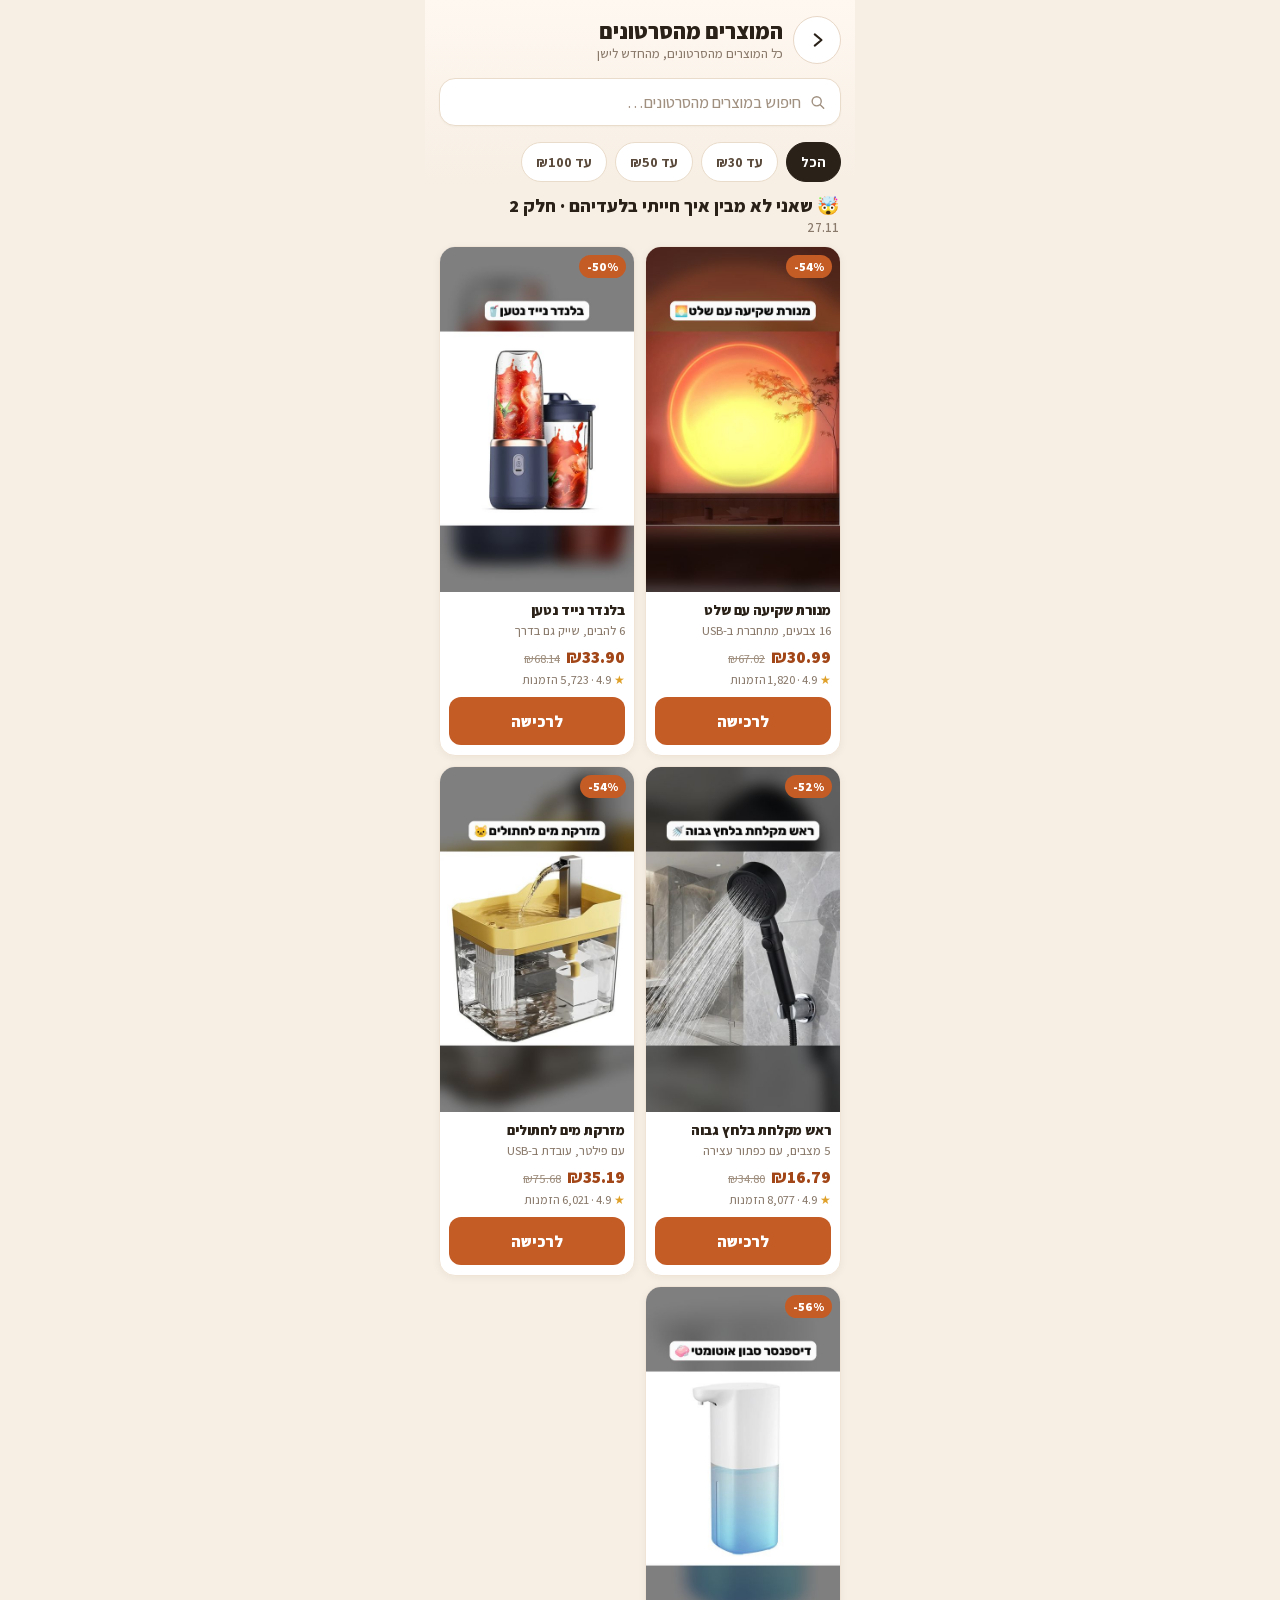
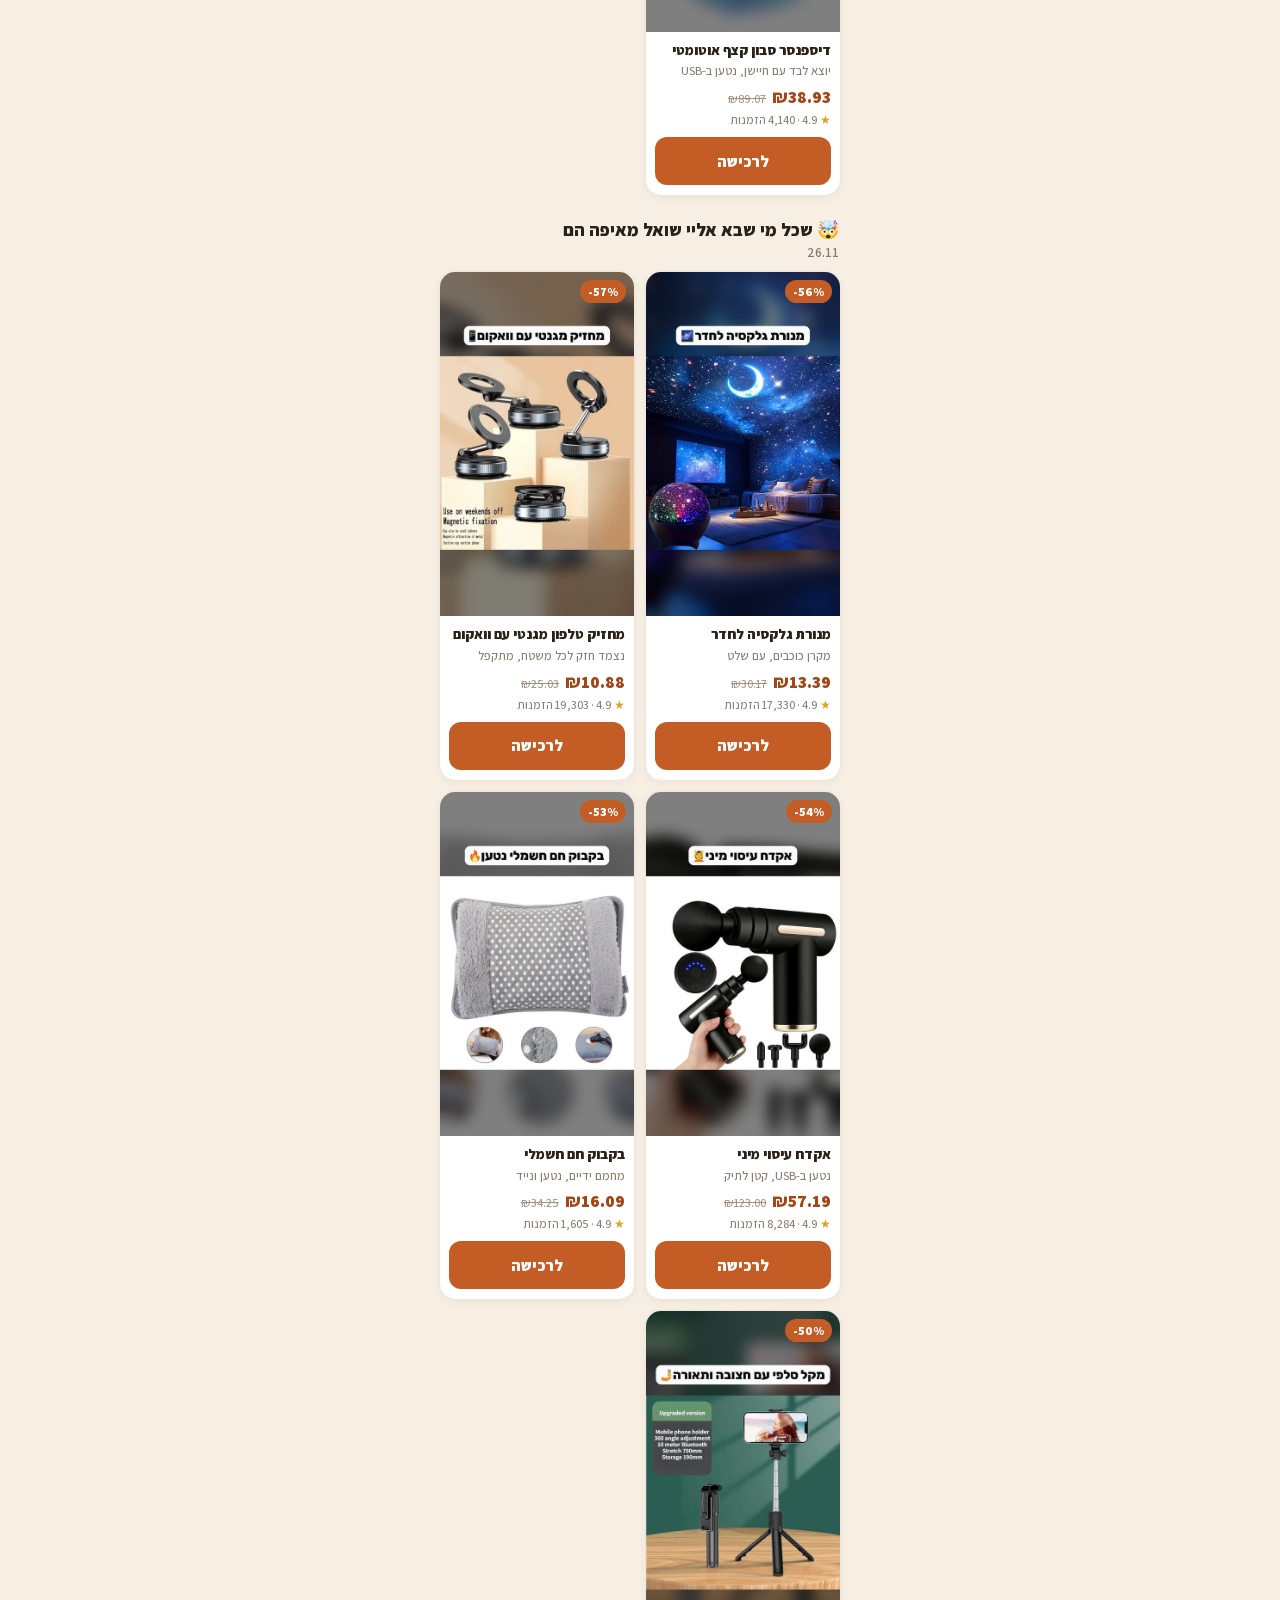
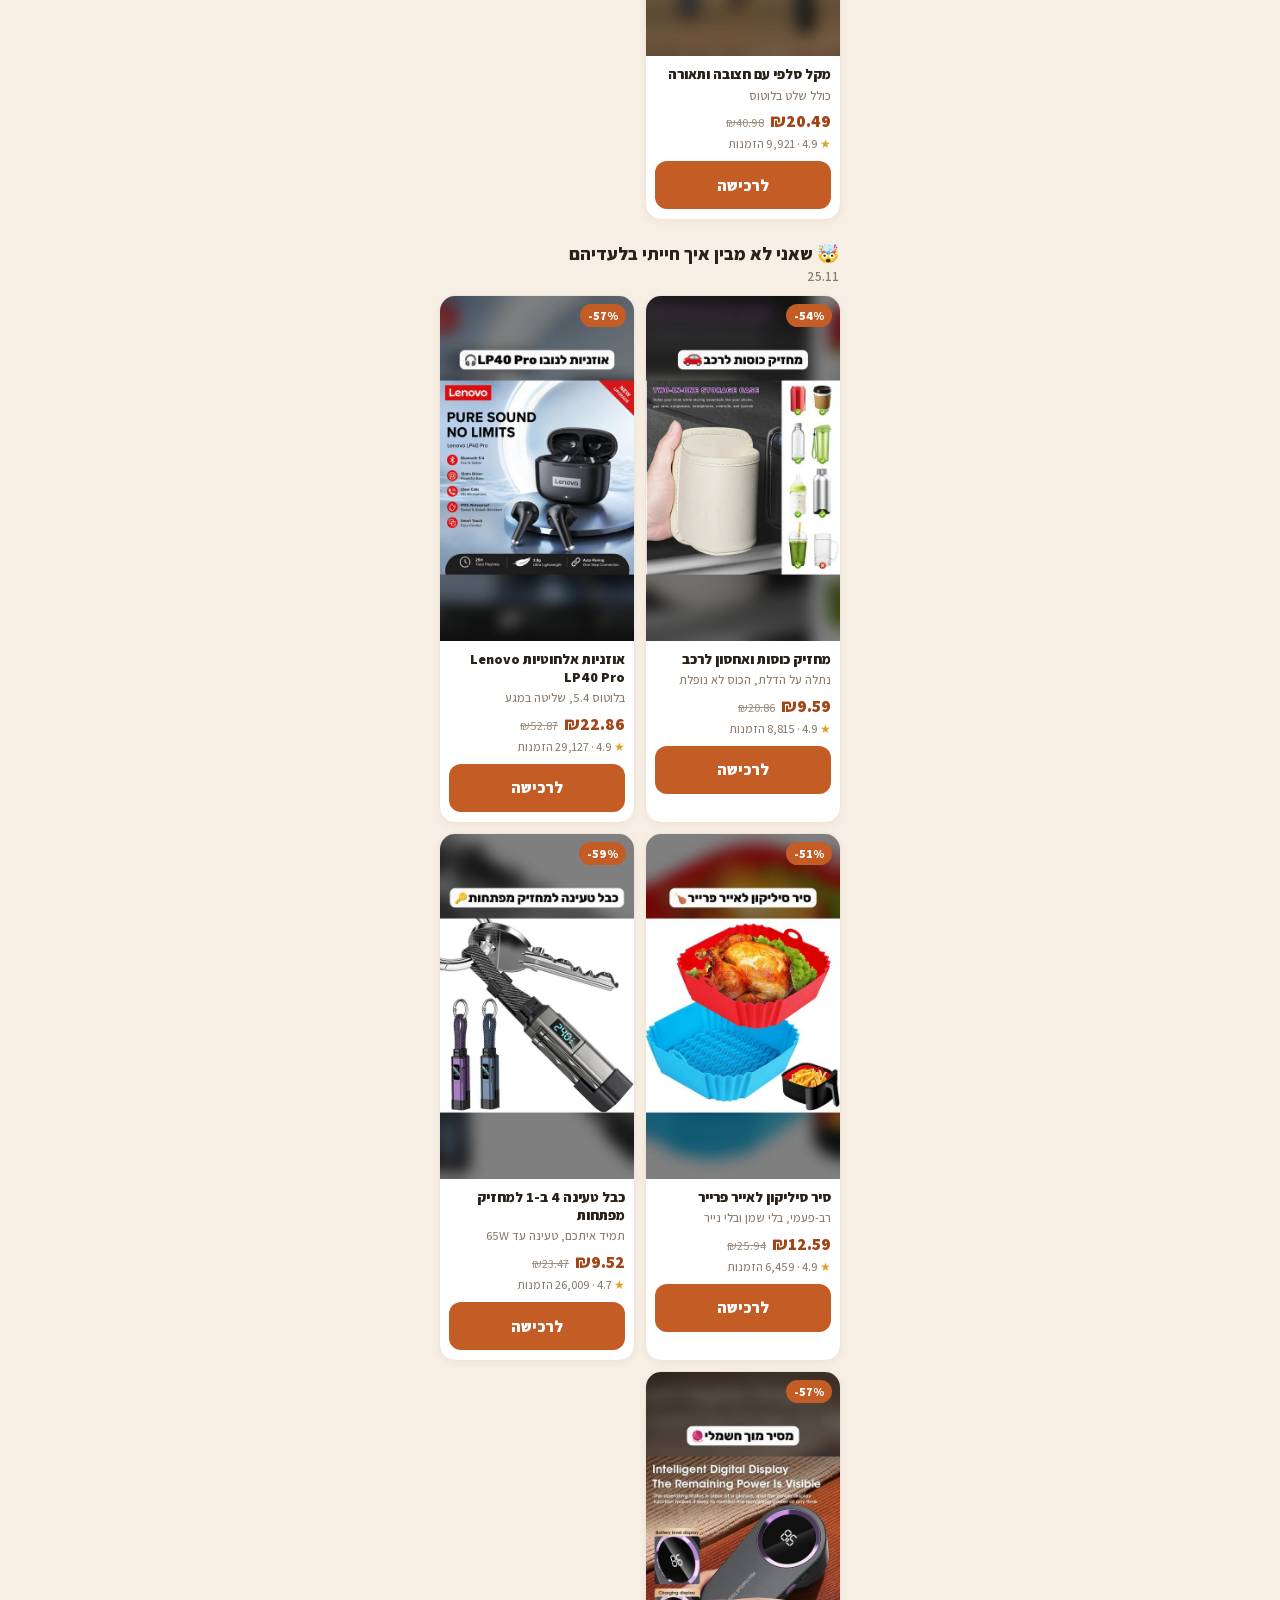
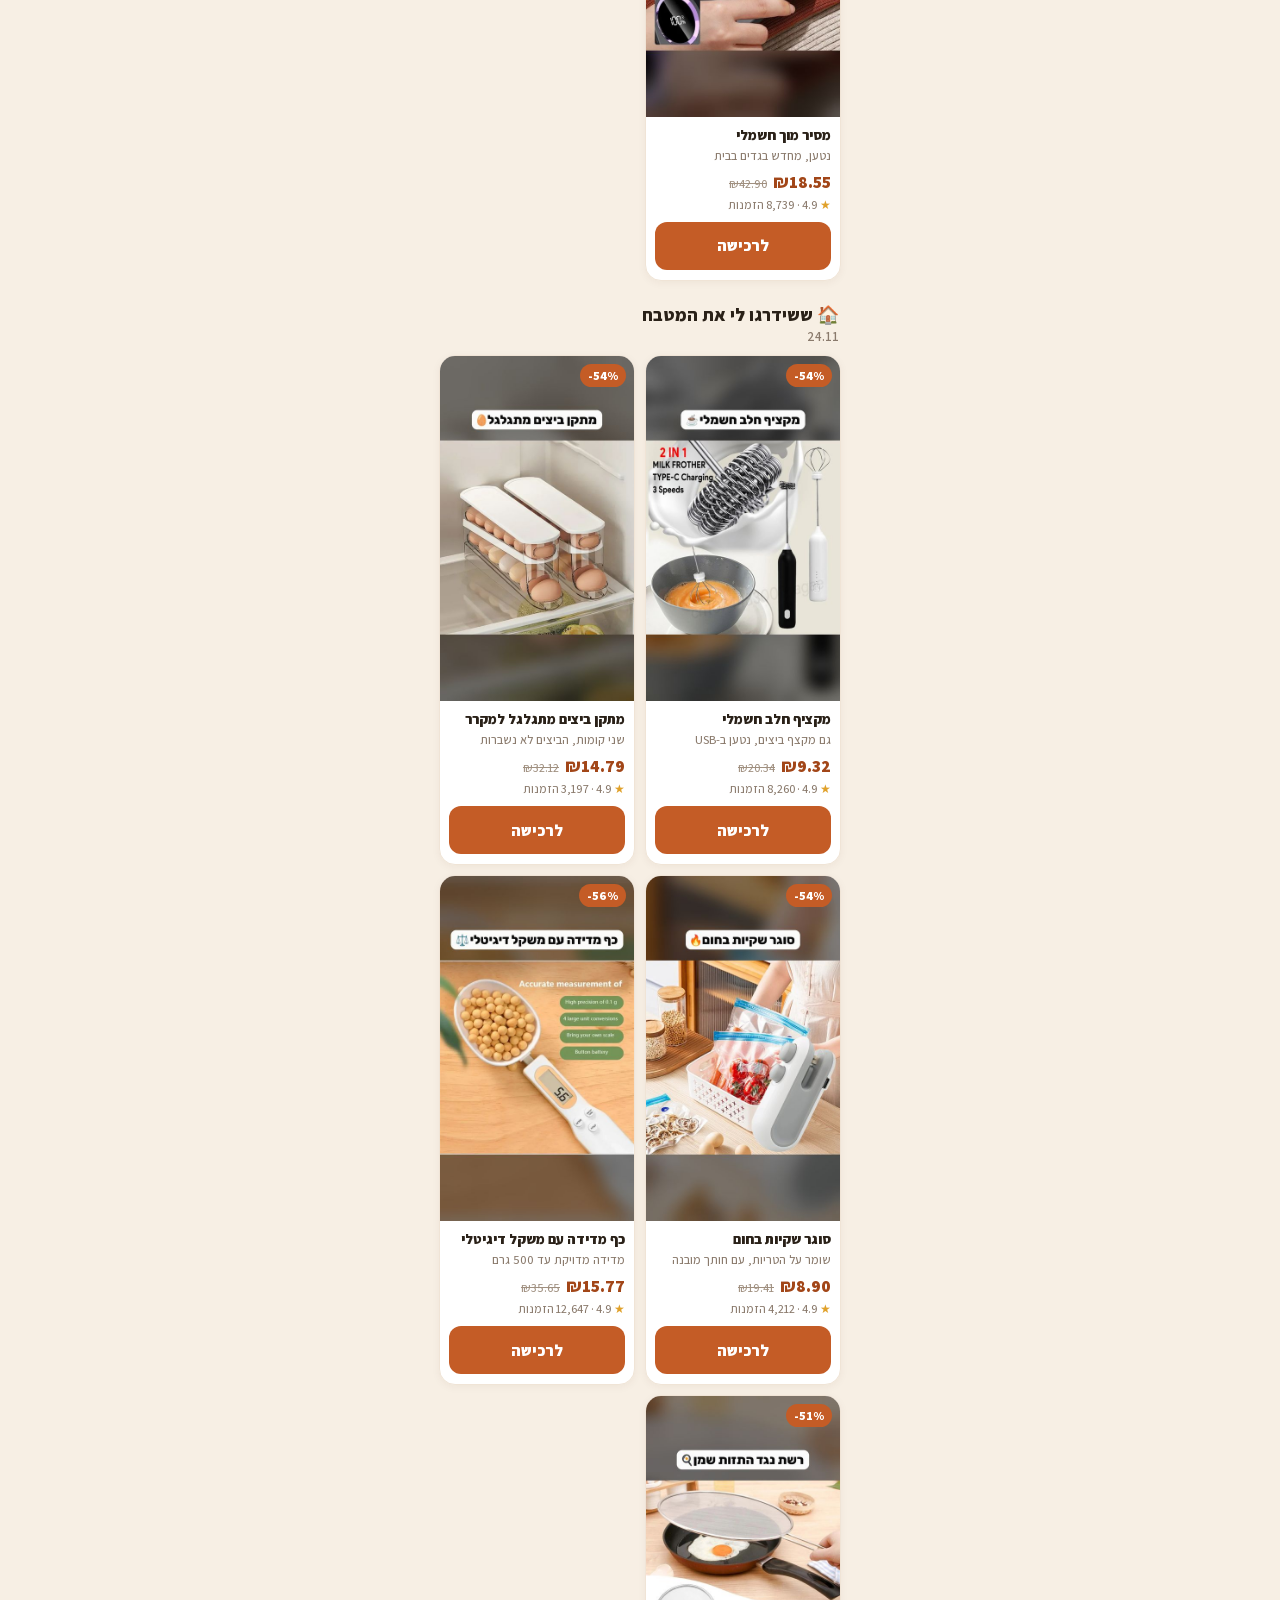
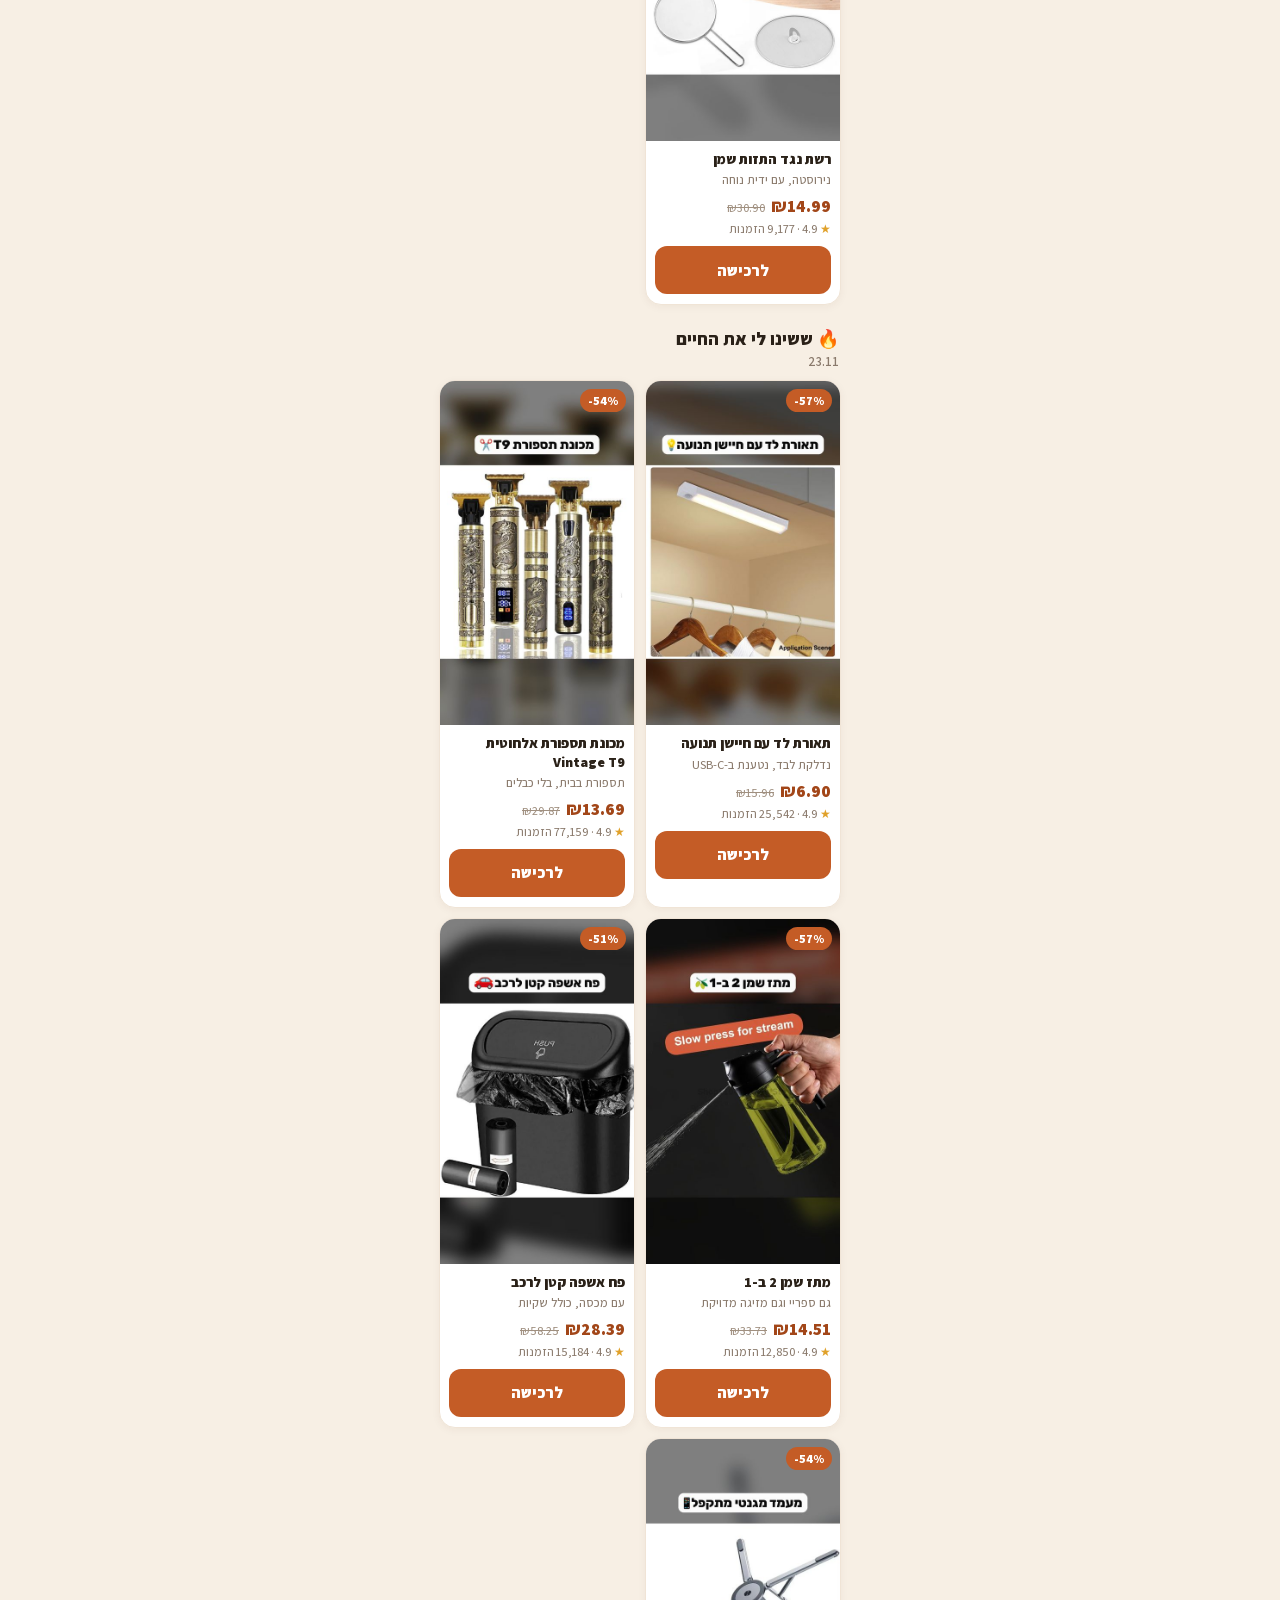
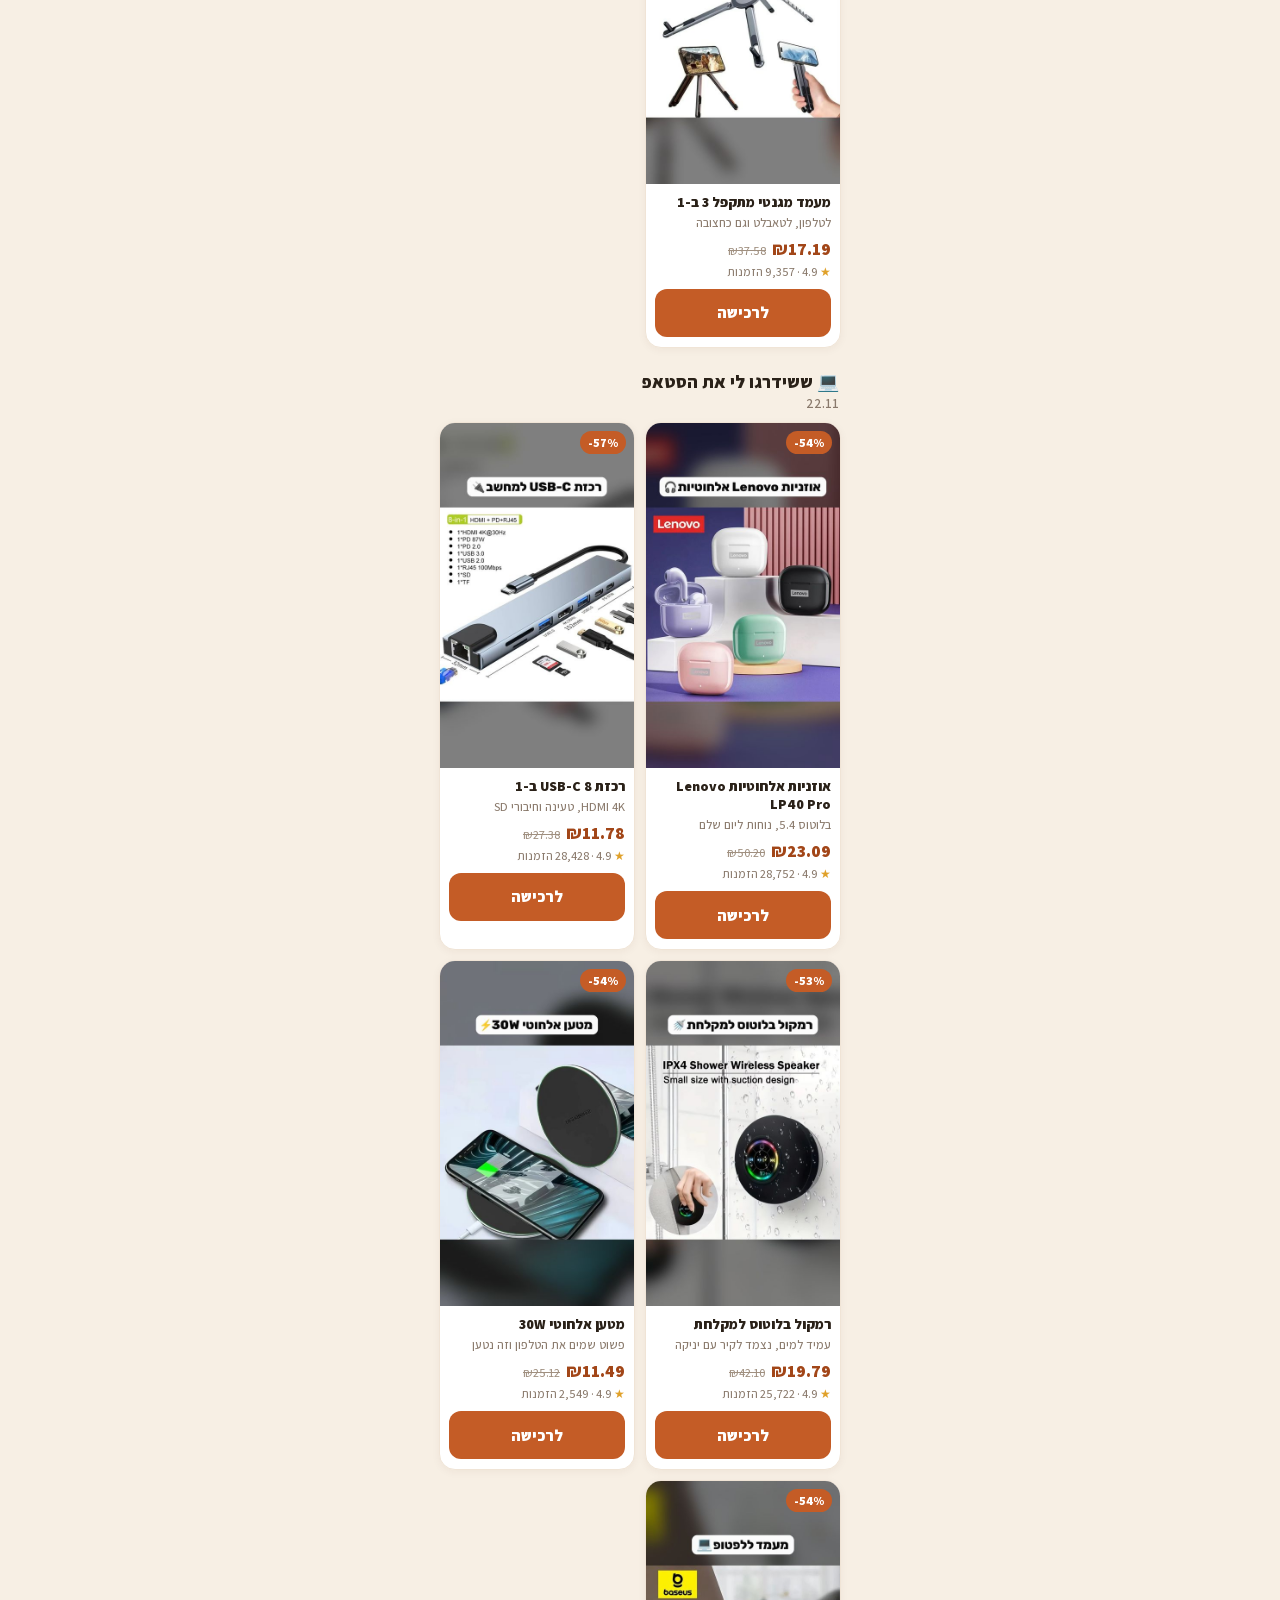
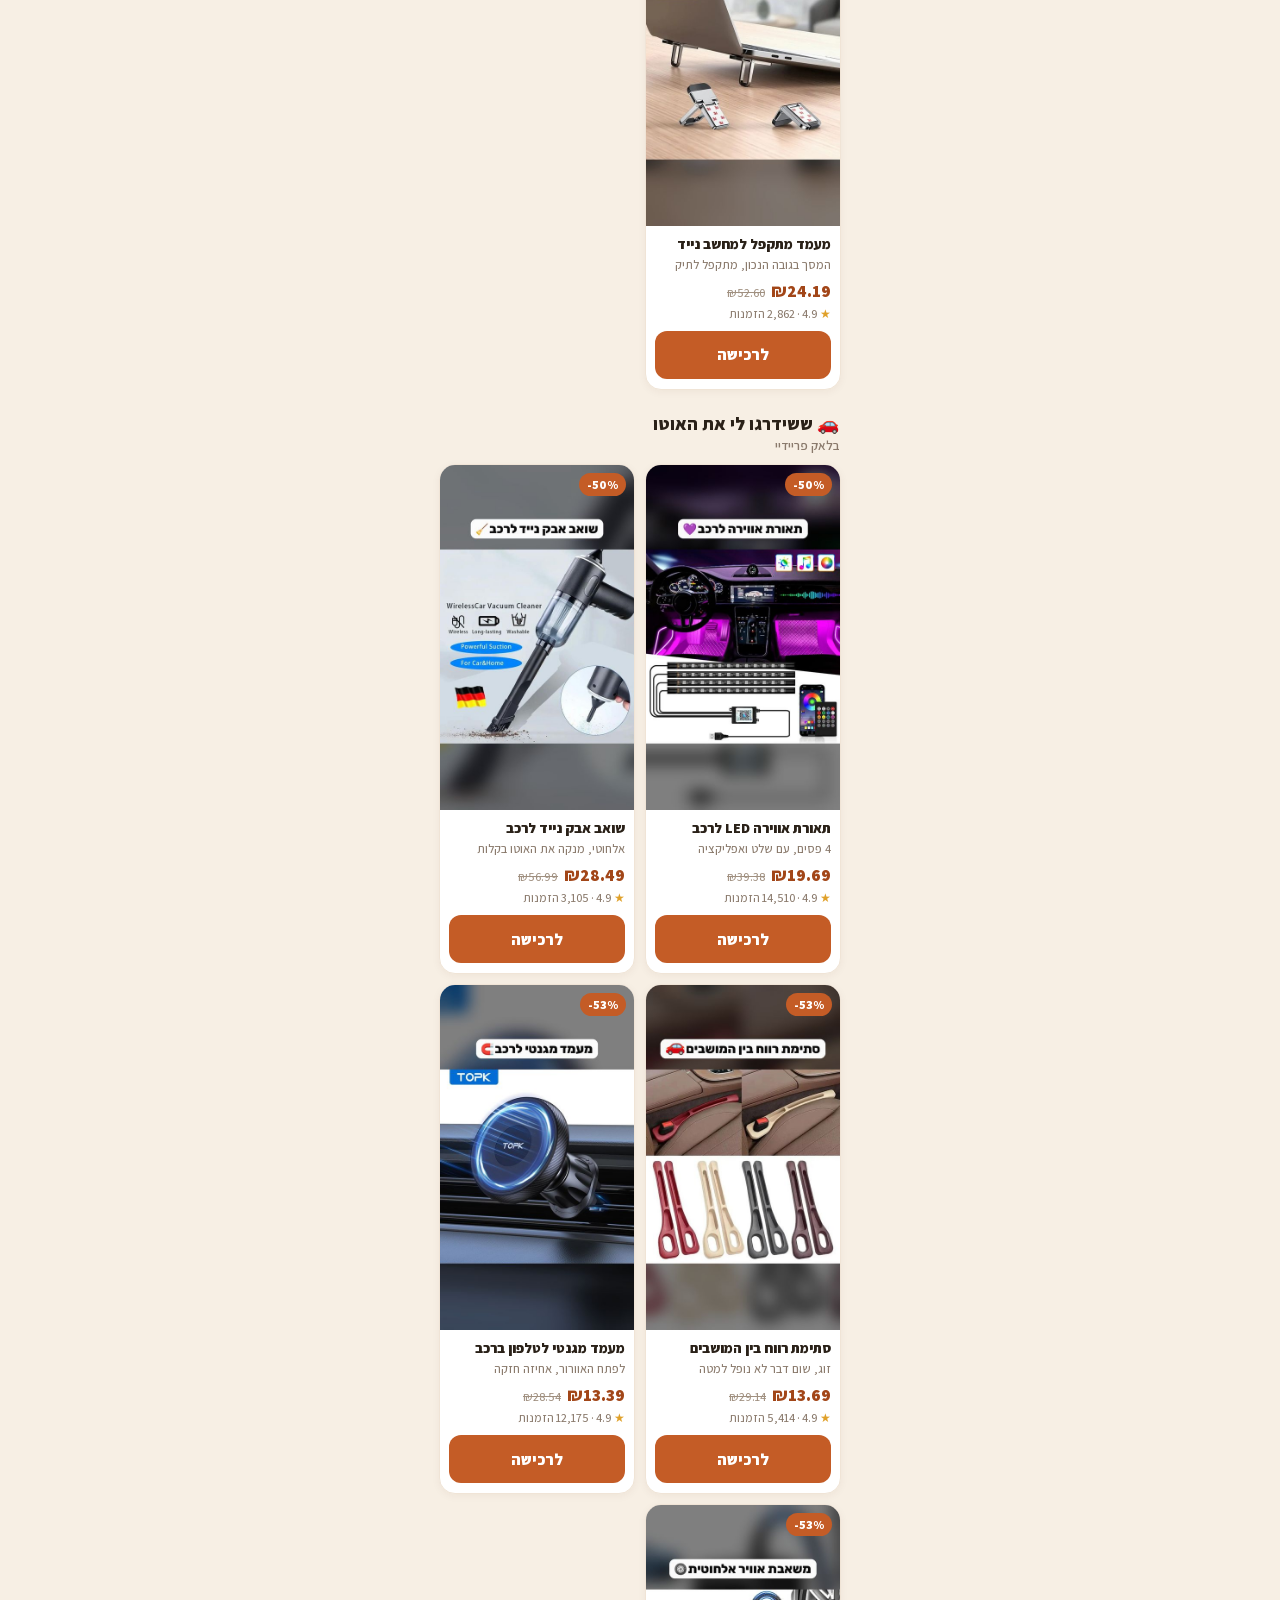
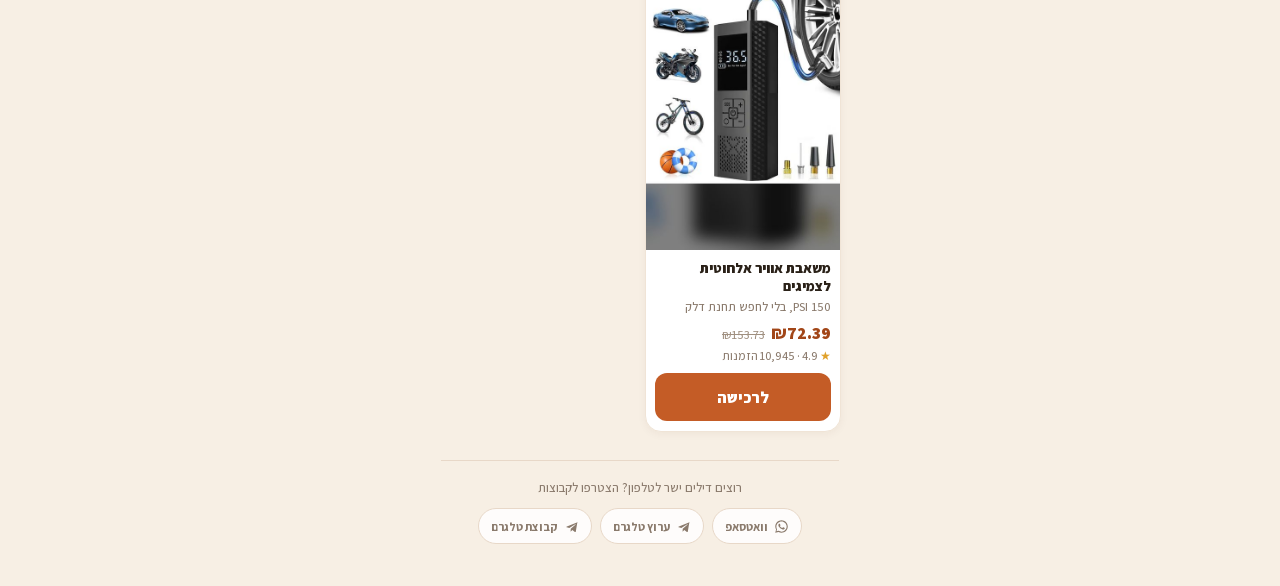
<file: shop/videos.html>
<!DOCTYPE html>
<html lang="he" dir="rtl">
<head>
  <meta charset="utf-8">
  <meta name="viewport" content="width=device-width, initial-scale=1, viewport-fit=cover">
  <meta name="color-scheme" content="light only">
  <meta name="theme-color" content="#FFF8F1">
  <meta name="format-detection" content="telephone=no">
  <title>המוצרים מהסרטונים · החנות של פיני</title>
  <link rel="icon" href="img/pini.jpg">
  <link rel="stylesheet" href="styles.css?v=19">
  <script src="https://telegram.org/js/telegram-web-app.js"></script>
</head>
<body>
  <main id="app" class="app"></main>
  <script src="app.js?v=19"></script>
</body>
</html>
</file>
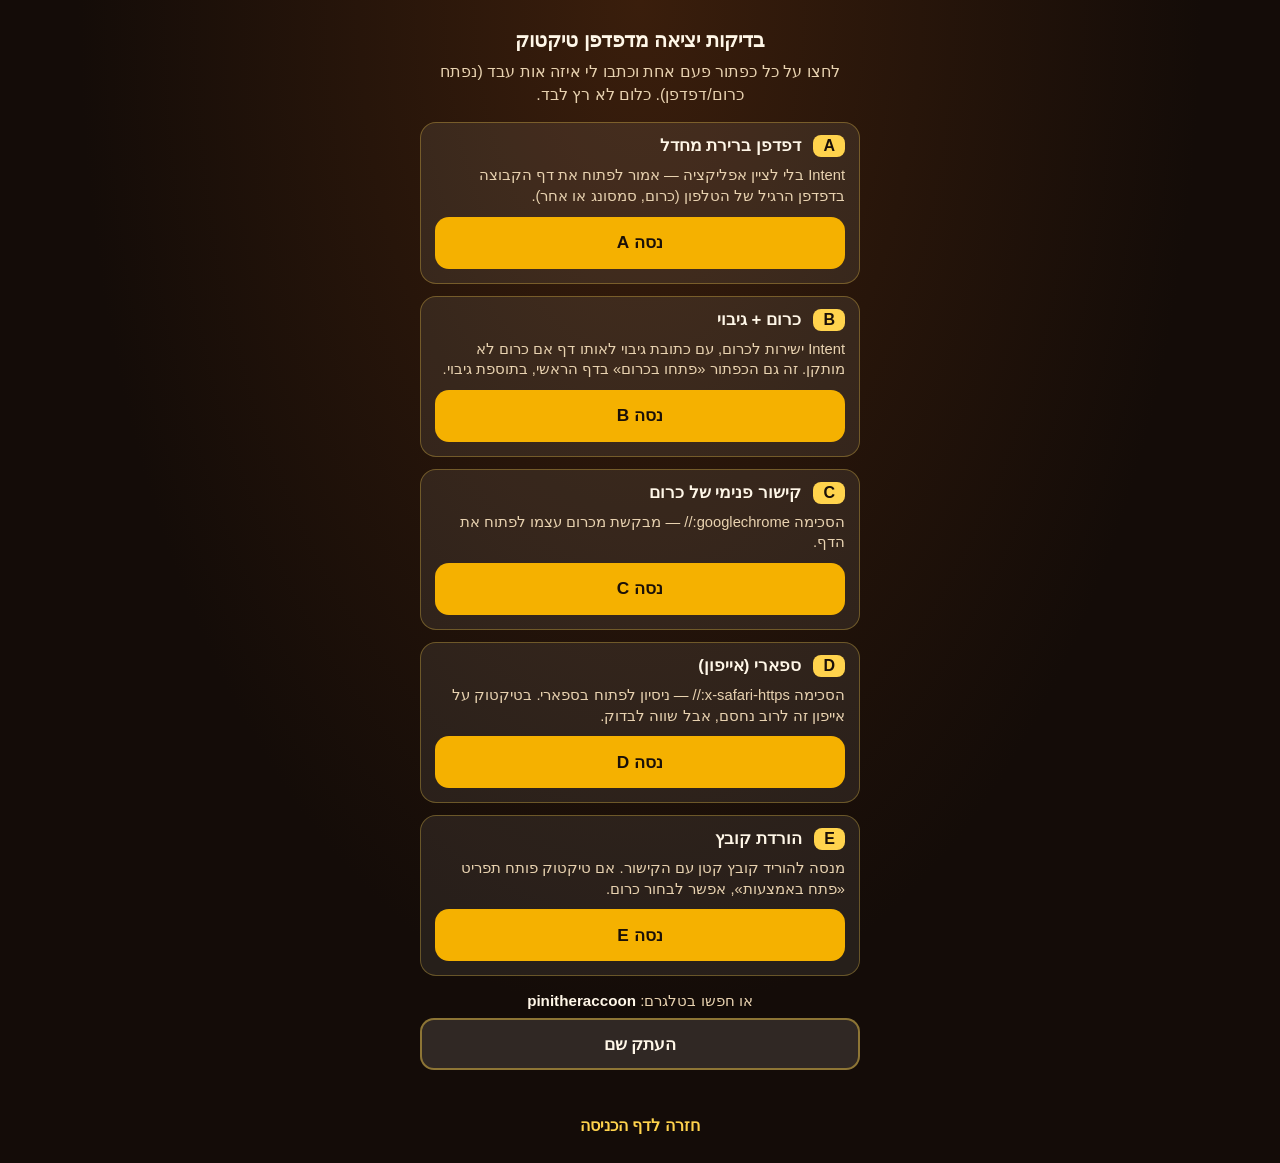
<file: v5/test.html>
<!--
  v5 debug page: each button tries one known way to leave TikTok's in-app browser.
  Nothing runs on load. Live root and /v4/ are untouched.
-->
<!DOCTYPE html>
<html lang="he" dir="rtl">
<head>
  <meta charset="utf-8">
  <meta name="viewport" content="width=device-width, initial-scale=1, viewport-fit=cover">
  <meta name="theme-color" content="#140c08">
  <meta name="robots" content="noindex,nofollow">
  <title>בדיקות יציאה מטיקטוק — פיני</title>
  <link rel="icon" href="../pini.jpg" type="image/jpeg">
  <style>
    :root {
      --bg: #140c08;
      --gold: #ffd34d;
      --ink: #fff7e8;
      --muted: #e8d2b0;
    }
    * { box-sizing: border-box; margin: 0; padding: 0; }
    html, body {
      min-height: 100%;
      background: radial-gradient(ellipse at 50% 0%, #3a1e0c 0%, var(--bg) 62%);
      color: var(--ink);
      font-family: "Segoe UI", "SF Pro Text", "Assistant", "Heebo", "Arial Hebrew", "Noto Sans Hebrew", Arial, sans-serif;
      -webkit-text-size-adjust: 100%;
    }
    body {
      min-height: 100dvh;
      padding: calc(20px + env(safe-area-inset-top)) 18px calc(28px + env(safe-area-inset-bottom));
    }
    #tiktok-arrow {
      display: none;
      position: fixed;
      top: calc(2px + env(safe-area-inset-top));
      right: 10px;
      left: auto;
      z-index: 30;
      pointer-events: none;
      color: var(--gold);
      font-size: 56px;
      line-height: 1;
      font-weight: 800;
      text-shadow: 0 2px 10px #000, 0 0 18px rgba(255, 211, 77, .55);
      animation: point 0.85s ease-in-out infinite;
    }
    body.tiktok #tiktok-arrow { display: block; }
    @keyframes point {
      0%, 100% { transform: translate(0, 0) rotate(-18deg); }
      50% { transform: translate(10px, -12px) rotate(-18deg); }
    }
    body.tiktok { padding-top: calc(80px + env(safe-area-inset-top)); }
    main { width: 100%; max-width: 440px; margin: 0 auto; text-align: center; }
    .step {
      display: none;
      align-items: center;
      justify-content: center;
      gap: 10px;
      background: var(--gold);
      color: #1a1008;
      border-radius: 16px;
      padding: 12px 14px;
      margin-bottom: 16px;
      font-size: 1.12rem;
      font-weight: 900;
    }
    body.tiktok .step { display: flex; }
    .dots {
      display: inline-block;
      background: #1a1008;
      color: var(--gold);
      border-radius: 8px;
      padding: 0 8px 3px;
      font-size: 1.4rem;
      line-height: 1;
      letter-spacing: -2px;
    }
    h1 { font-size: 1.28rem; font-weight: 800; margin: 8px 0 8px; }
    .lead { color: var(--muted); font-size: 1rem; line-height: 1.45; margin-bottom: 16px; }
    .test {
      background: rgba(255, 247, 232, .08);
      border: 1px solid rgba(255, 211, 77, .3);
      border-radius: 16px;
      padding: 12px 14px 14px;
      margin-bottom: 12px;
      text-align: right;
    }
    .test .lab {
      display: inline-block;
      background: var(--gold);
      color: #1a1008;
      font-weight: 900;
      border-radius: 8px;
      padding: 2px 10px;
      margin-left: 8px;
    }
    .test h2 { display: inline; font-size: 1.05rem; font-weight: 800; }
    .test p { color: var(--muted); font-size: .92rem; line-height: 1.4; margin: 8px 0 10px; }
    .btn {
      display: flex;
      align-items: center;
      justify-content: center;
      width: 100%;
      min-height: 52px;
      padding: 12px 16px;
      border: 0;
      border-radius: 14px;
      background: #f5b100;
      color: #1a1008;
      font: inherit;
      font-size: 1.08rem;
      font-weight: 800;
      text-decoration: none;
      cursor: pointer;
      -webkit-tap-highlight-color: transparent;
    }
    .btn:active { transform: scale(.98); filter: brightness(.95); }
    .btn-copy {
      background: rgba(255, 247, 232, .12);
      border: 2px solid rgba(255, 211, 77, .45);
      color: var(--ink);
      margin-top: 8px;
    }
    .search-hint { color: var(--muted); font-size: .95rem; margin-top: 16px; }
    .search-hint strong { color: var(--ink); direction: ltr; unicode-bidi: isolate; }
    #status { min-height: 1.4em; margin-top: 8px; color: var(--muted); font-size: .95rem; }
    .back { display: inline-block; margin-top: 16px; color: var(--gold); font-weight: 800; text-decoration: none; }
  </style>
</head>
<body>
  <div id="tiktok-arrow" aria-hidden="true">↗</div>
  <main>
    <div class="step"><span class="dots">⋯</span><span>← «פתח בדפדפן»</span></div>
    <h1>בדיקות יציאה מדפדפן טיקטוק</h1>
    <p class="lead">לחצו על כל כפתור פעם אחת וכתבו לי איזה אות עבד (נפתח כרום/דפדפן). כלום לא רץ לבד.</p>

    <div class="test">
      <span class="lab">A</span>
      <h2>דפדפן ברירת מחדל</h2>
      <p>Intent בלי לציין אפליקציה — אמור לפתוח את דף הקבוצה בדפדפן הרגיל של הטלפון (כרום, סמסונג או אחר).</p>
      <a id="btn-a" class="btn" href="#">נסה A</a>
    </div>

    <div class="test">
      <span class="lab">B</span>
      <h2>כרום + גיבוי</h2>
      <p>Intent ישירות לכרום, עם כתובת גיבוי לאותו דף אם כרום לא מותקן. זה גם הכפתור «פתחו בכרום» בדף הראשי, בתוספת גיבוי.</p>
      <a id="btn-b" class="btn" href="#">נסה B</a>
    </div>

    <div class="test">
      <span class="lab">C</span>
      <h2>קישור פנימי של כרום</h2>
      <p>הסכימה googlechrome:// — מבקשת מכרום עצמו לפתוח את הדף.</p>
      <a id="btn-c" class="btn" href="#">נסה C</a>
    </div>

    <div class="test">
      <span class="lab">D</span>
      <h2>ספארי (אייפון)</h2>
      <p>הסכימה x-safari-https:// — ניסיון לפתוח בספארי. בטיקטוק על אייפון זה לרוב נחסם, אבל שווה לבדוק.</p>
      <a id="btn-d" class="btn" href="#">נסה D</a>
    </div>

    <div class="test">
      <span class="lab">E</span>
      <h2>הורדת קובץ</h2>
      <p>מנסה להוריד קובץ קטן עם הקישור. אם טיקטוק פותח תפריט «פתח באמצעות», אפשר לבחור כרום.</p>
      <a id="btn-e" class="btn" href="link.txt" download="pini-telegram.txt">נסה E</a>
    </div>

    <p class="search-hint">או חפשו בטלגרם: <strong>pinitheraccoon</strong></p>
    <button type="button" id="copy-name" class="btn btn-copy">העתק שם</button>
    <p id="status"></p>
    <a class="back" href="./?from=tt">חזרה לדף הכניסה</a>
  </main>
  <script>
    (function () {
      var HOST_PATH = 'galkrisi43-beep.github.io/tg/v5/?from=tt';
      var PAGE_HTTPS = 'https://' + HOST_PATH;
      var ua = navigator.userAgent || '';
      var isTikTok = /BytedanceWebview|musical_ly|TikTok|AppName\/ultralite/i.test(ua);
      if (isTikTok) document.body.classList.add('tiktok');

      /* A: packageless intent — default browser (recommended in 2026 guides;
         TikTok itself is "not dependable", which is why we test). */
      document.getElementById('btn-a').setAttribute(
        'href',
        'intent://' + HOST_PATH + '#Intent;scheme=https;action=android.intent.action.VIEW;category=android.intent.category.BROWSABLE;end'
      );

      /* B: Chrome package + official fallback extra */
      document.getElementById('btn-b').setAttribute(
        'href',
        'intent://' + HOST_PATH + '#Intent;scheme=https;package=com.android.chrome;S.browser_fallback_url=' + encodeURIComponent(PAGE_HTTPS) + ';end'
      );

      /* C: Chrome's own URL scheme */
      document.getElementById('btn-c').setAttribute(
        'href',
        'googlechrome://navigate?url=' + encodeURIComponent(PAGE_HTTPS)
      );

      /* D: iOS Safari scheme */
      document.getElementById('btn-d').setAttribute(
        'href',
        'x-safari-https://' + HOST_PATH
      );

      /* E is a real file download; href already set. */

      var statusEl = document.getElementById('status');
      document.getElementById('copy-name').addEventListener('click', function () {
        var name = 'pinitheraccoon';
        function ok() { statusEl.textContent = 'הועתק: pinitheraccoon'; }
        function fail() { statusEl.textContent = 'ההעתקה נחסמה. סמנו ידנית: pinitheraccoon'; }
        if (navigator.clipboard && navigator.clipboard.writeText) {
          navigator.clipboard.writeText(name).then(ok).catch(fail);
        } else {
          try {
            var ta = document.createElement('textarea');
            ta.value = name; ta.setAttribute('readonly', '');
            ta.style.position = 'fixed'; ta.style.opacity = '0';
            document.body.appendChild(ta); ta.select();
            var worked = document.execCommand('copy');
            document.body.removeChild(ta);
            if (worked) ok(); else fail();
          } catch (e) { fail(); }
        }
      });
    })();
  </script>
</body>
</html>
</file>
<file: shop/styles.css>
@font-face {
  font-family: Assistant;
  src: url("Assistant.ttf") format("truetype");
  font-weight: 200 800;
  font-display: swap;
}
:root {
  --cream: #F7EFE4;
  --paper: #FFF8F1;
  --ink: #2A2118;
  --muted: #8A7A6C;
  --line: #E8D8C8;
  --terra: #C45C26;
  --terra-deep: #A24618;
  --peach: #F3D2B8;
  --star: #E0A12A;
  --tap: 48px;
}
* { box-sizing: border-box; margin: 0; padding: 0; }
html, body {
  background: var(--cream);
  color: var(--ink);
  font-family: Assistant, "Segoe UI", Arial, sans-serif;
  -webkit-font-smoothing: antialiased;
}
body { min-height: 100dvh; }
a { color: inherit; text-decoration: none; }
button { font-family: inherit; cursor: pointer; }
img { display: block; max-width: 100%; }

.app { max-width: 430px; margin: 0 auto; min-height: 100dvh; background: linear-gradient(180deg, #FFF8F1 0%, #F7EFE4 180px); padding: 12px 14px 32px; }

.top {
  display: flex; align-items: center; gap: 10px;
  margin: 4px 2px 14px;
}
.top img {
  width: 48px; height: 48px; border-radius: 50%; object-fit: cover;
  box-shadow: 0 0 0 2px #fff, 0 0 0 4px var(--peach);
}
.top h1 { font-size: 20px; font-weight: 800; line-height: 1.15; }
.top p { font-size: 13px; color: var(--muted); font-weight: 500; margin-top: 2px; }

.backrow { display: flex; align-items: center; gap: 10px; margin: 4px 0 14px; }
.back {
  width: var(--tap); height: var(--tap); border: 1px solid var(--line);
  background: #fff; border-radius: 50%; display: grid; place-items: center; flex-shrink: 0;
}
.backrow h1 { font-size: 22px; font-weight: 800; line-height: 1.2; }
.backrow p { font-size: 13px; color: var(--muted); font-weight: 500; }

/* Big videos CTA */
.hero {
  display: block;
  background: #fff;
  border: 1.5px solid #ead3bd;
  border-radius: 20px;
  padding: 14px 14px 16px;
  box-shadow: 0 6px 18px rgba(80,40,10,.07);
  margin-bottom: 14px;
}
.hero .thumbs { display: flex; gap: 8px; margin-bottom: 12px; }
.hero .thumbs img {
  width: 56px; height: 56px; border-radius: 12px; object-fit: cover;
  background: #f4ece3; flex: 0 0 56px;
}
.hero .label {
  font-size: 12px; font-weight: 700; color: var(--terra-deep);
  margin-bottom: 2px;
}
.hero h2 { font-size: 22px; font-weight: 800; line-height: 1.25; }
.hero .sub { font-size: 14px; color: var(--muted); font-weight: 500; margin: 4px 0 12px; }
.hero .go {
  display: flex; align-items: center; justify-content: center;
  height: var(--tap); border-radius: 14px;
  background: var(--terra); color: #fff; font-weight: 800; font-size: 16px;
  gap: 6px;
}


.botcta {
  display: block;
  background: #2A2118;
  color: #fff;
  border-radius: 18px;
  padding: 16px 16px 18px;
  text-align: center;
  margin: 0 0 18px;
  box-shadow: 0 6px 16px rgba(80,40,10,.14);
}
.botcta-title { font-size: 18px; font-weight: 800; line-height: 1.3; }
.botcta-sub { font-size: 14px; font-weight: 500; color: rgba(255,255,255,.8); margin-top: 5px; }
.botcta-sec {
  background: #fff;
  color: var(--ink);
  border: 1px solid #eadccb;
  box-shadow: none;
  padding: 12px 16px;
  margin: 0 0 14px;
}
.botcta-sec .botcta-title { font-size: 15px; color: #2A2118; }
.botcta-sec .botcta-sub { color: var(--muted); font-size: 13px; margin-top: 3px; }

.bot-fallback {
  display: flex; align-items: center; justify-content: center;
  min-height: var(--tap);
  margin: 14px 0 8px;
  padding: 14px 16px;
  border-radius: 14px;
  background: var(--terra);
  color: #fff;
  font-weight: 800;
  font-size: 15px;
  text-align: center;
  line-height: 1.35;
}
.search {
  display: flex; align-items: center; gap: 8px;
  background: #fff; border: 1px solid #eadccb; border-radius: 16px;
  padding: 0 14px; height: 48px;
  box-shadow: 0 1px 2px rgba(80,40,10,.04);
  margin-bottom: 16px;
}
.search input {
  border: 0; outline: 0; background: transparent; width: 100%;
  font-family: inherit; font-size: 16px; color: var(--ink); font-weight: 500;
  text-align: right;
}
.search input::placeholder { color: #A09080; }

.sec { display: flex; align-items: baseline; justify-content: space-between; margin: 6px 2px 8px; }
.sec h2 { font-size: 18px; font-weight: 800; }
.filters { display: flex; gap: 8px; flex-wrap: wrap; margin: 0 0 12px; }
.chip {
  height: 40px; padding: 0 14px; border-radius: 999px;
  border: 1px solid #eadccb; background: #fff;
  color: #5A4A3C; font-size: 14px; font-weight: 700;
}
.chip.on { background: #2A2118; color: #fff; border-color: #2A2118; }

.cats { display: flex; gap: 10px; overflow-x: auto; padding: 2px 2px 8px; margin-bottom: 8px; -webkit-overflow-scrolling: touch; scrollbar-width: none; }
.cats::-webkit-scrollbar { display: none; }
.cat { flex: 0 0 auto; width: 68px; text-align: center; background: none; border: 0; color: inherit; }
.cat .bubble {
  width: 56px; height: 56px; margin: 0 auto 6px; border-radius: 50%;
  background: #fff; border: 1px solid #eadccb;
  display: grid; place-items: center; color: #7A4A28;
}
.cat.sel .bubble { background: var(--terra); border-color: var(--terra); color: #fff; }
.cat label { display: block; font-size: 12px; font-weight: 700; color: #5A4A3C; }
.cat.sel label { color: var(--terra-deep); font-weight: 800; }

.grid { display: grid; grid-template-columns: 1fr 1fr; gap: 10px; }
.card {
  background: #fff; border-radius: 16px; overflow: hidden;
  border: 1px solid #f0e4d6; box-shadow: 0 2px 8px rgba(80,40,10,.05);
  display: flex; flex-direction: column;
}
.pic { position: relative; aspect-ratio: 1 / 0.92; background: #f4ece3; }
.pic img { width: 100%; height: 100%; object-fit: cover; }
.badge {
  position: absolute; top: 8px; right: 8px;
  background: var(--terra); color: #fff;
  font-size: 12px; font-weight: 800; padding: 4px 8px; border-radius: 999px;
  direction: ltr;
}
.meta { padding: 9px 9px 10px; display: flex; flex-direction: column; gap: 4px; flex: 1; }
.name { font-size: 14px; font-weight: 800; line-height: 1.3; }
.desc { font-size: 12.5px; color: var(--muted); font-weight: 500; line-height: 1.35; min-height: 32px; }
.price { display: flex; align-items: baseline; gap: 6px; margin-top: 2px; }
.now { font-size: 17px; font-weight: 800; color: var(--terra-deep); }
.was { font-size: 12px; color: #A09080; text-decoration: line-through; font-weight: 500; }
.stats { font-size: 12px; color: var(--muted); font-weight: 500; }
.stats .star { color: var(--star); }
.buy {
  margin-top: 6px; height: var(--tap); border: 0; border-radius: 12px;
  background: var(--terra); color: #fff; font-size: 16px; font-weight: 800; width: 100%;
}
a.buy {
  display: flex; align-items: center; justify-content: center;
  text-decoration: none; box-sizing: border-box; color: #fff;
}


.group { margin-bottom: 22px; }
.ghead { margin: 4px 2px 10px; }
.ghead h2 { font-size: 18px; font-weight: 800; line-height: 1.3; }
.ghead .when { font-size: 13px; color: var(--muted); font-weight: 600; margin-top: 2px; }

.empty { text-align: center; padding: 28px 16px; color: var(--muted); font-weight: 500; line-height: 1.5; }
.empty a { color: var(--terra-deep); font-weight: 800; display: inline-block; margin-top: 8px; }

.err {
  background: #fff; border: 1px solid #eadccb; border-radius: 16px;
  padding: 16px; text-align: center; color: var(--ink); margin: 16px 0;
  font-weight: 500; line-height: 1.5;
}

.hidden { display: none !important; }

.name { display: -webkit-box; -webkit-line-clamp: 2; -webkit-box-orient: vertical; overflow: hidden; }
.desc { display: -webkit-box; -webkit-line-clamp: 2; -webkit-box-orient: vertical; overflow: hidden; min-height: 0; }
.pic img.broken, .pic img[src$="placeholder.svg"] { object-fit: contain; padding: 18%; }

.search { position: relative; }
.search .tools { display: flex; align-items: center; gap: 4px; }
.search .iconbtn {
  width: 40px; height: 40px; border: 0; background: none; color: #7A4A28;
  display: grid; place-items: center; border-radius: 12px; flex: 0 0 auto;
}
.search-help { font-size: 13px; color: var(--muted); font-weight: 500; margin: -8px 4px 14px; line-height: 1.4; }

.finder { margin: 4px 0 4px; }
.finder-title {
  font-size: 21px;
  font-weight: 800;
  line-height: 1.3;
  margin: 2px 2px 6px;
}
.finder-sub {
  font-size: 14px;
  color: var(--muted);
  font-weight: 500;
  line-height: 1.45;
  margin: 0 2px 14px;
}
.finder .search { margin-bottom: 10px; }
.finder-chips { display: flex; flex-wrap: wrap; gap: 8px; margin: 0 0 8px; }
.finder-chip { height: 36px; padding: 0 12px; font-size: 13px; background: #fffaf5; }
.finder .search-help { margin: 0 2px 14px; }

.searching { margin: 4px 0 8px; }
.searching-hero {
  text-align: center;
  padding: 18px 12px 16px;
  background: #fff;
  border: 1px solid #eadccb;
  border-radius: 18px;
  margin-bottom: 14px;
}
.searching-face {
  display: inline-flex;
  align-items: center;
  justify-content: center;
  gap: 10px;
  margin-bottom: 12px;
}
.searching-face img {
  width: 56px; height: 56px; border-radius: 50%;
  object-fit: cover; border: 2px solid #eadccb;
  animation: pini-bounce 1.1s ease-in-out infinite;
}
.searching-dots { display: inline-flex; gap: 5px; align-items: center; height: 16px; }
.searching-dots i {
  width: 7px; height: 7px; border-radius: 50%;
  background: var(--terra);
  opacity: 0.25;
  animation: pini-dot 1s ease-in-out infinite;
}
.searching-dots i:nth-child(2) { animation-delay: .15s; }
.searching-dots i:nth-child(3) { animation-delay: .3s; }
.searching-lead {
  font-size: 15px;
  font-weight: 700;
  line-height: 1.45;
  margin: 0 8px 8px;
  color: var(--ink);
}
.searching-step {
  font-size: 13px;
  font-weight: 700;
  color: var(--terra-deep);
  margin: 0;
  min-height: 1.3em;
}
.skel-grid {
  display: grid;
  grid-template-columns: 1fr 1fr;
  gap: 10px;
}
.skel-card {
  background: #fff;
  border: 1px solid #eadccb;
  border-radius: 16px;
  overflow: hidden;
  padding: 0 0 14px;
}
.skel-pic, .skel-line, .skel-btn {
  background: linear-gradient(90deg, #f3e8dc 25%, #faf4ec 37%, #f3e8dc 63%);
  background-size: 400% 100%;
  animation: skel-shimmer 1.3s ease-in-out infinite;
}
.skel-pic { height: 130px; }
.skel-line { height: 12px; margin: 14px 14px 0; border-radius: 6px; }
.skel-line.short { width: 42%; }
.skel-btn { height: 40px; margin: 16px 14px 0; border-radius: 12px; }

@keyframes pini-bounce {
  0%, 100% { transform: translateY(0); }
  50% { transform: translateY(-6px); }
}
@keyframes pini-dot {
  0%, 80%, 100% { opacity: 0.2; transform: scale(.85); }
  40% { opacity: 1; transform: scale(1); }
}
@keyframes skel-shimmer {
  0% { background-position: 100% 0; }
  100% { background-position: 0 0; }
}
@media (prefers-reduced-motion: reduce) {
  .searching-face img, .searching-dots i, .skel-pic, .skel-line, .skel-btn {
    animation: none;
  }
}

.reply {
  background: #fff; border: 1px solid #eadccb; border-radius: 16px;
  padding: 14px 16px; margin: 0 0 14px; font-weight: 600; line-height: 1.5;
  color: var(--ink);
}
.more {
  margin-top: 6px; height: 40px; border: 1px solid #eadccb; border-radius: 12px;
  background: #fff; color: var(--terra-deep); font-size: 14px; font-weight: 800; width: 100%;
}
.suggest { text-align: center; padding: 8px 8px 18px; }
.suggest-label { color: var(--muted); font-weight: 600; margin-bottom: 10px; }
.suggest .chip { margin: 0 4px 8px; }
.loading { min-height: 64px; }
.sorts { display: flex; gap: 8px; flex-wrap: wrap; margin: 0 0 12px; }
.photo-preview { display: flex; align-items: center; gap: 10px; margin: 0 0 12px; font-weight: 600; }
.photo-preview img { width: 48px; height: 48px; object-fit: cover; border-radius: 10px; }

.groups {
  margin: 28px 2px 4px;
  padding: 18px 4px 6px;
  border-top: 1px solid var(--line);
  text-align: center;
}
.groups p {
  font-size: 13px;
  color: var(--muted);
  font-weight: 500;
  margin-bottom: 10px;
  line-height: 1.45;
}
.groups-row {
  display: flex;
  justify-content: center;
  gap: 8px;
  flex-wrap: wrap;
}
.groups a {
  display: inline-flex;
  align-items: center;
  gap: 6px;
  height: 36px;
  padding: 0 12px;
  border: 1px solid var(--line);
  background: rgba(255,255,255,0.85);
  border-radius: 999px;
  font-size: 12px;
  font-weight: 700;
  color: var(--muted);
}
.groups a svg { width: 15px; height: 15px; flex: 0 0 auto; }

.open-hint {
  position: fixed; right: 12px; left: 12px; bottom: 16px; z-index: 40;
  background: #fff; border: 1px solid #eadccb; border-radius: 16px;
  box-shadow: 0 8px 24px rgba(80,40,10,.12);
  padding: 14px 14px 12px; text-align: center;
}
.open-hint p {
  margin: 0 0 10px; font-size: 13px; font-weight: 600; line-height: 1.45; color: var(--ink);
}
.open-hint-row { display: flex; gap: 8px; justify-content: center; flex-wrap: wrap; }
.open-hint-btn {
  height: 40px; padding: 0 14px; border-radius: 12px; border: 0;
  background: var(--terra); color: #fff; font-weight: 800; font-size: 13px;
}
.open-hint-btn.ghost {
  background: #fff; color: var(--terra-deep); border: 1px solid #eadccb;
}

.nomatch { text-align: center; margin: 14px 12px 6px; padding: 22px 16px; background: #fff; border: 1px solid #ecd9c4; border-radius: 18px; }
.nomatch-ico { font-size: 34px; line-height: 1; margin-bottom: 8px; }
.nomatch h2 { margin: 0 0 6px; font-size: 17px; font-weight: 800; color: var(--ink, #2a2118); }
.nomatch-q { display: inline-block; max-width: 100%; padding: 6px 12px; margin-bottom: 10px; border-radius: 12px; background: #f7efe4; font-weight: 800; color: var(--terra-deep, #b4532a); word-break: break-word; }
.nomatch-tip { margin: 6px 0; font-weight: 600; color: var(--ink, #2a2118); line-height: 1.5; }
.nomatch-sub { margin: 4px 0 0; font-size: 12.5px; color: var(--muted, #8a7a68); }
</file>
